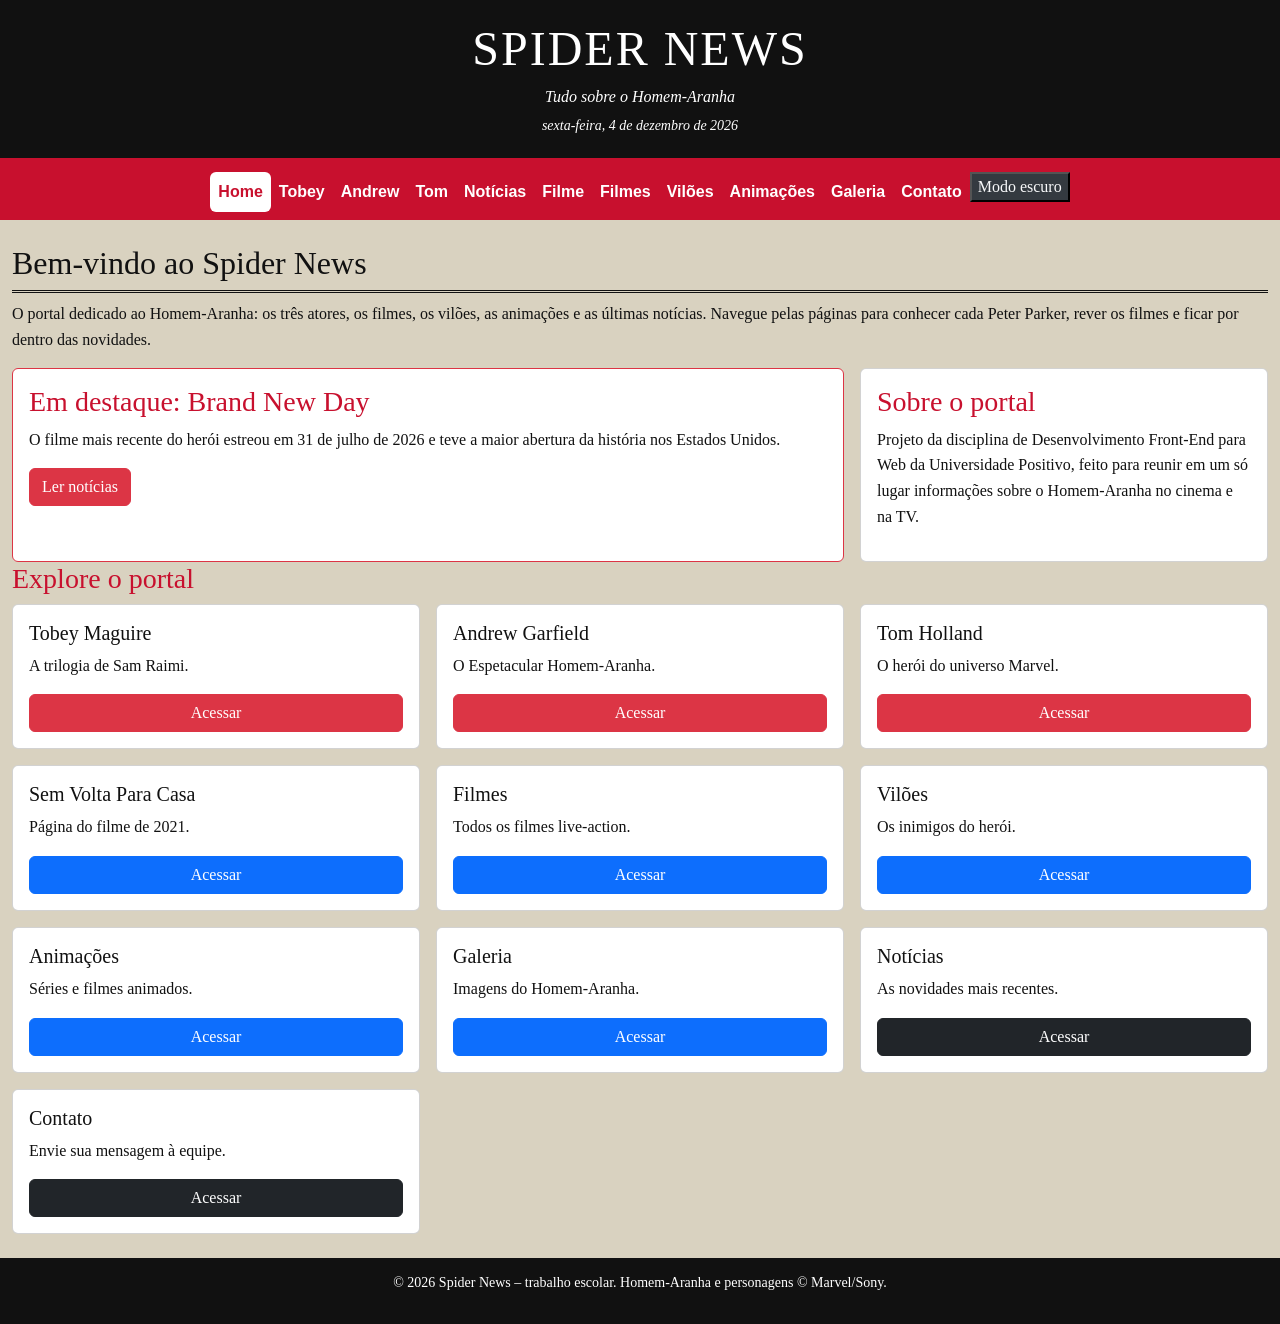
<file: index.html>
<!DOCTYPE html>
<html lang="pt-BR">

<head>
    <meta charset="UTF-8">
    <meta name="viewport" content="width=device-width, initial-scale=1.0">
    <title>Spider News – Home</title>
    <link rel="icon" type="image/png" href="./img/logo-site.png">
    <link href="./css/bootstrap.min.css" rel="stylesheet">
    <link rel="stylesheet" href="./css/style.css">
</head>

<body data-pagina="home">
    <header class="topo">
        <h1>SPIDER NEWS</h1>
        <p>Tudo sobre o Homem-Aranha</p>
        <p id="data"></p>
    </header>

    <nav class="navbar navbar-expand navbar-dark menu-bs">
        <div class="container-fluid">
            <div class="collapse navbar-collapse show" id="menu-principal">
                <ul class="navbar-nav me-auto mb-2 mb-lg-0">
                    <li class="nav-item"><a class="nav-link" href="index.html">Home</a></li>
                    <li class="nav-item"><a class="nav-link" href="tobey.html">Tobey</a></li>
                    <li class="nav-item"><a class="nav-link" href="andrew.html">Andrew</a></li>
                    <li class="nav-item"><a class="nav-link" href="tom.html">Tom</a></li>
                    <li class="nav-item"><a class="nav-link" href="noticias.html">Notícias</a></li>
                    <li class="nav-item"><a class="nav-link" href="filme.html">Filme</a></li>
                    <li class="nav-item"><a class="nav-link" href="filmes.html">Filmes</a></li>
                    <li class="nav-item"><a class="nav-link" href="viloes.html">Vilões</a></li>
                    <li class="nav-item"><a class="nav-link" href="animacoes.html">Animações</a></li>
                    <li class="nav-item"><a class="nav-link" href="galeria.html">Galeria</a></li>
                    <li class="nav-item"><a class="nav-link" href="contato.html">Contato</a></li>
                    <li class="nav-item"><button id="btn-modo" type="button">Modo escuro</button></li>
                </ul>
            </div>
        </div>
    </nav>

    <main class="container-fluid conteudo">
        <h2>Bem-vindo ao Spider News</h2>

        <section>
            <p>O portal dedicado ao Homem-Aranha: os três atores, os filmes, os vilões, as animações e as últimas
                notícias. Navegue pelas páginas para conhecer cada Peter Parker, rever os filmes e ficar por dentro das novidades.</p>
        </section>

        <section class="row g-3">
            <article class="col-lg-8">
                <div class="card card-body h-100 border-danger">
                    <h3 class="mt-0">Em destaque: Brand New Day</h3>
                    <p>O filme mais recente do herói estreou em 31 de julho de 2026 e teve a maior abertura da história
                        nos Estados Unidos.</p>
                    <div><a href="noticias.html" class="btn btn-danger">Ler notícias</a></div>
                </div>
            </article>
            <aside class="col-lg-4">
                <div class="card card-body h-100">
                    <h3 class="mt-0">Sobre o portal</h3>
                    <p>Projeto da disciplina de Desenvolvimento Front-End para Web da Universidade Positivo, feito para reunir em um só lugar informações sobre o Homem-Aranha no cinema e na TV.</p>
                </div>
            </aside>
        </section>

        <section>
            <h3>Explore o portal</h3>
            <div class="row row-cols-1 row-cols-md-2 row-cols-xl-3 g-3">
                <article class="col">
                    <div class="card card-body h-100">
                        <h4 class="h5 mt-0">Tobey Maguire</h4>
                        <p>A trilogia de Sam Raimi.</p>
                        <a href="tobey.html" class="btn btn-danger mt-auto">Acessar</a>
                    </div>
                </article>
                <article class="col">
                    <div class="card card-body h-100">
                        <h4 class="h5 mt-0">Andrew Garfield</h4>
                        <p>O Espetacular Homem-Aranha.</p>
                        <a href="andrew.html" class="btn btn-danger mt-auto">Acessar</a>
                    </div>
                </article>
                <article class="col">
                    <div class="card card-body h-100">
                        <h4 class="h5 mt-0">Tom Holland</h4>
                        <p>O herói do universo Marvel.</p>
                        <a href="tom.html" class="btn btn-danger mt-auto">Acessar</a>
                    </div>
                </article>
                <article class="col">
                    <div class="card card-body h-100">
                        <h4 class="h5 mt-0">Sem Volta Para Casa</h4>
                        <p>Página do filme de 2021.</p>
                        <a href="filme.html" class="btn btn-primary mt-auto">Acessar</a>
                    </div>
                </article>
                <article class="col">
                    <div class="card card-body h-100">
                        <h4 class="h5 mt-0">Filmes</h4>
                        <p>Todos os filmes live-action.</p>
                        <a href="filmes.html" class="btn btn-primary mt-auto">Acessar</a>
                    </div>
                </article>
                <article class="col">
                    <div class="card card-body h-100">
                        <h4 class="h5 mt-0">Vilões</h4>
                        <p>Os inimigos do herói.</p>
                        <a href="viloes.html" class="btn btn-primary mt-auto">Acessar</a>
                    </div>
                </article>
                <article class="col">
                    <div class="card card-body h-100">
                        <h4 class="h5 mt-0">Animações</h4>
                        <p>Séries e filmes animados.</p>
                        <a href="animacoes.html" class="btn btn-primary mt-auto">Acessar</a>
                    </div>
                </article>
                <article class="col">
                    <div class="card card-body h-100">
                        <h4 class="h5 mt-0">Galeria</h4>
                        <p>Imagens do Homem-Aranha.</p>
                        <a href="galeria.html" class="btn btn-primary mt-auto">Acessar</a>
                    </div>
                </article>
                <article class="col">
                    <div class="card card-body h-100">
                        <h4 class="h5 mt-0">Notícias</h4>
                        <p>As novidades mais recentes.</p>
                        <a href="noticias.html" class="btn btn-dark mt-auto">Acessar</a>
                    </div>
                </article>
                <article class="col">
                    <div class="card card-body h-100">
                        <h4 class="h5 mt-0">Contato</h4>
                        <p>Envie sua mensagem à equipe.</p>
                        <a href="contato.html" class="btn btn-dark mt-auto">Acessar</a>
                    </div>
                </article>
            </div>
        </section>
    </main>

    <footer class="rodape">
        <p>&copy; 2026 Spider News – trabalho escolar. Homem-Aranha e personagens &copy; Marvel/Sony.</p>
    </footer>

    <script src="js/bootstrap.bundle.min.js"></script>
    <script src="js/script.js"></script>
</body>

</html>
</file>
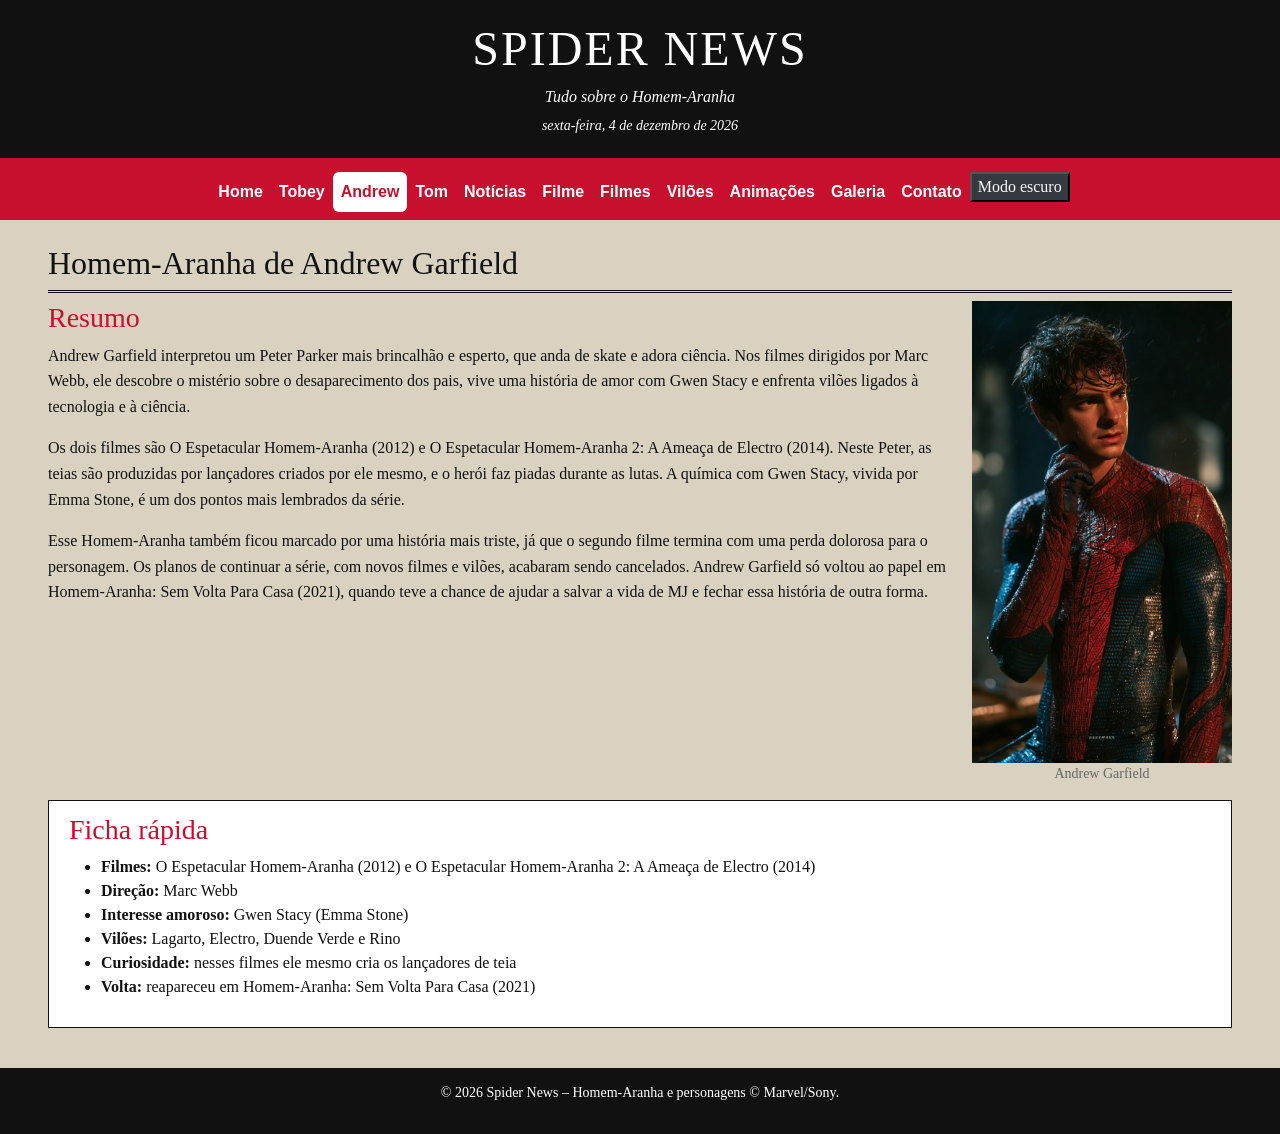
<file: andrew.html>
<!DOCTYPE html>
<html lang="pt-BR">

<head>
    <meta charset="UTF-8">
    <meta name="viewport" content="width=device-width, initial-scale=1.0">
    <title>Spider News – Home</title>
    <link rel="icon" type="image/png" href="./img/logo-site.png">
    <link href="./css/bootstrap.min.css" rel="stylesheet">
    <link rel="stylesheet" href="./css/style.css">
</head>

<body data-pagina="andrew">
    <header class="topo">
        <h1>SPIDER NEWS</h1>
        <p>Tudo sobre o Homem-Aranha</p>
        <p id="data"></p>
    </header>

    <nav class="navbar navbar-expand navbar-dark menu-bs">
        <div class="container-fluid">
            <div class="collapse navbar-collapse show" id="menu-principal">
                <ul class="navbar-nav me-auto mb-2 mb-lg-0">
                    <li class="nav-item"><a class="nav-link" href="index.html">Home</a></li>
                    <li class="nav-item"><a class="nav-link" href="tobey.html">Tobey</a></li>
                    <li class="nav-item"><a class="nav-link" href="andrew.html">Andrew</a></li>
                    <li class="nav-item"><a class="nav-link" href="tom.html">Tom</a></li>
                    <li class="nav-item"><a class="nav-link" href="noticias.html">Notícias</a></li>
                    <li class="nav-item"><a class="nav-link" href="filme.html">Filme</a></li>
                    <li class="nav-item"><a class="nav-link" href="filmes.html">Filmes</a></li>
                    <li class="nav-item"><a class="nav-link" href="viloes.html">Vilões</a></li>
                    <li class="nav-item"><a class="nav-link" href="animacoes.html">Animações</a></li>
                    <li class="nav-item"><a class="nav-link" href="galeria.html">Galeria</a></li>
                    <li class="nav-item"><a class="nav-link" href="contato.html">Contato</a></li>
                    <li class="nav-item"><button id="btn-modo" type="button">Modo escuro</button></li>
                </ul>
            </div>
        </div>
    </nav>
    <main>
        <h2>Homem-Aranha de Andrew Garfield</h2>

        <figure class="retrato">
            <img src="./img/andrew.jpeg" alt="Andrew Garfield como Homem-Aranha">
            <figcaption>Andrew Garfield</figcaption>
        </figure>

        <h3>Resumo</h3>
        <p>Andrew Garfield interpretou um Peter Parker mais brincalhão e esperto, que anda de skate e adora ciência.
            Nos filmes dirigidos por Marc Webb, ele descobre o mistério sobre o desaparecimento dos pais, vive uma
            história de amor com Gwen Stacy e enfrenta vilões ligados à tecnologia e à ciência.</p>
        <p>Os dois filmes são O Espetacular Homem-Aranha (2012) e O Espetacular Homem-Aranha 2: A Ameaça de Electro
            (2014). Neste Peter, as teias são produzidas por lançadores criados por ele mesmo, e o herói faz piadas
            durante as lutas. A química com Gwen Stacy, vivida por Emma Stone, é um dos pontos mais lembrados da série.
        </p>

        <p>Esse Homem-Aranha também ficou marcado por uma história mais triste, já que o segundo filme termina com uma
            perda dolorosa para o personagem. Os planos de continuar a série, com novos filmes e vilões, acabaram sendo
            cancelados. Andrew Garfield só voltou ao papel em Homem-Aranha: Sem Volta Para Casa (2021), quando teve a
            chance de ajudar a salvar a vida de MJ e fechar essa história de outra forma.</p>

        <div class="caixa">
            <h3>Ficha rápida</h3>
            <ul>
                <li><b>Filmes:</b> O Espetacular Homem-Aranha (2012) e O Espetacular Homem-Aranha 2: A Ameaça de
                    Electro (2014)</li>
                <li><b>Direção:</b> Marc Webb</li>
                <li><b>Interesse amoroso:</b> Gwen Stacy (Emma Stone)</li>
                <li><b>Vilões:</b> Lagarto, Electro, Duende Verde e Rino</li>
                <li><b>Curiosidade:</b> nesses filmes ele mesmo cria os lançadores de teia</li>
                <li><b>Volta:</b> reapareceu em Homem-Aranha: Sem Volta Para Casa (2021)</li>
            </ul>
        </div>
    </main>

    <footer>
        <p>&copy; 2026 Spider News – Homem-Aranha e personagens &copy; Marvel/Sony.</p>
    </footer>
    </div>

    <script src="js/script.js"></script>
    <script src="js/bootstrap.bundle.min.js"></script>

</body>

</html>
</file>
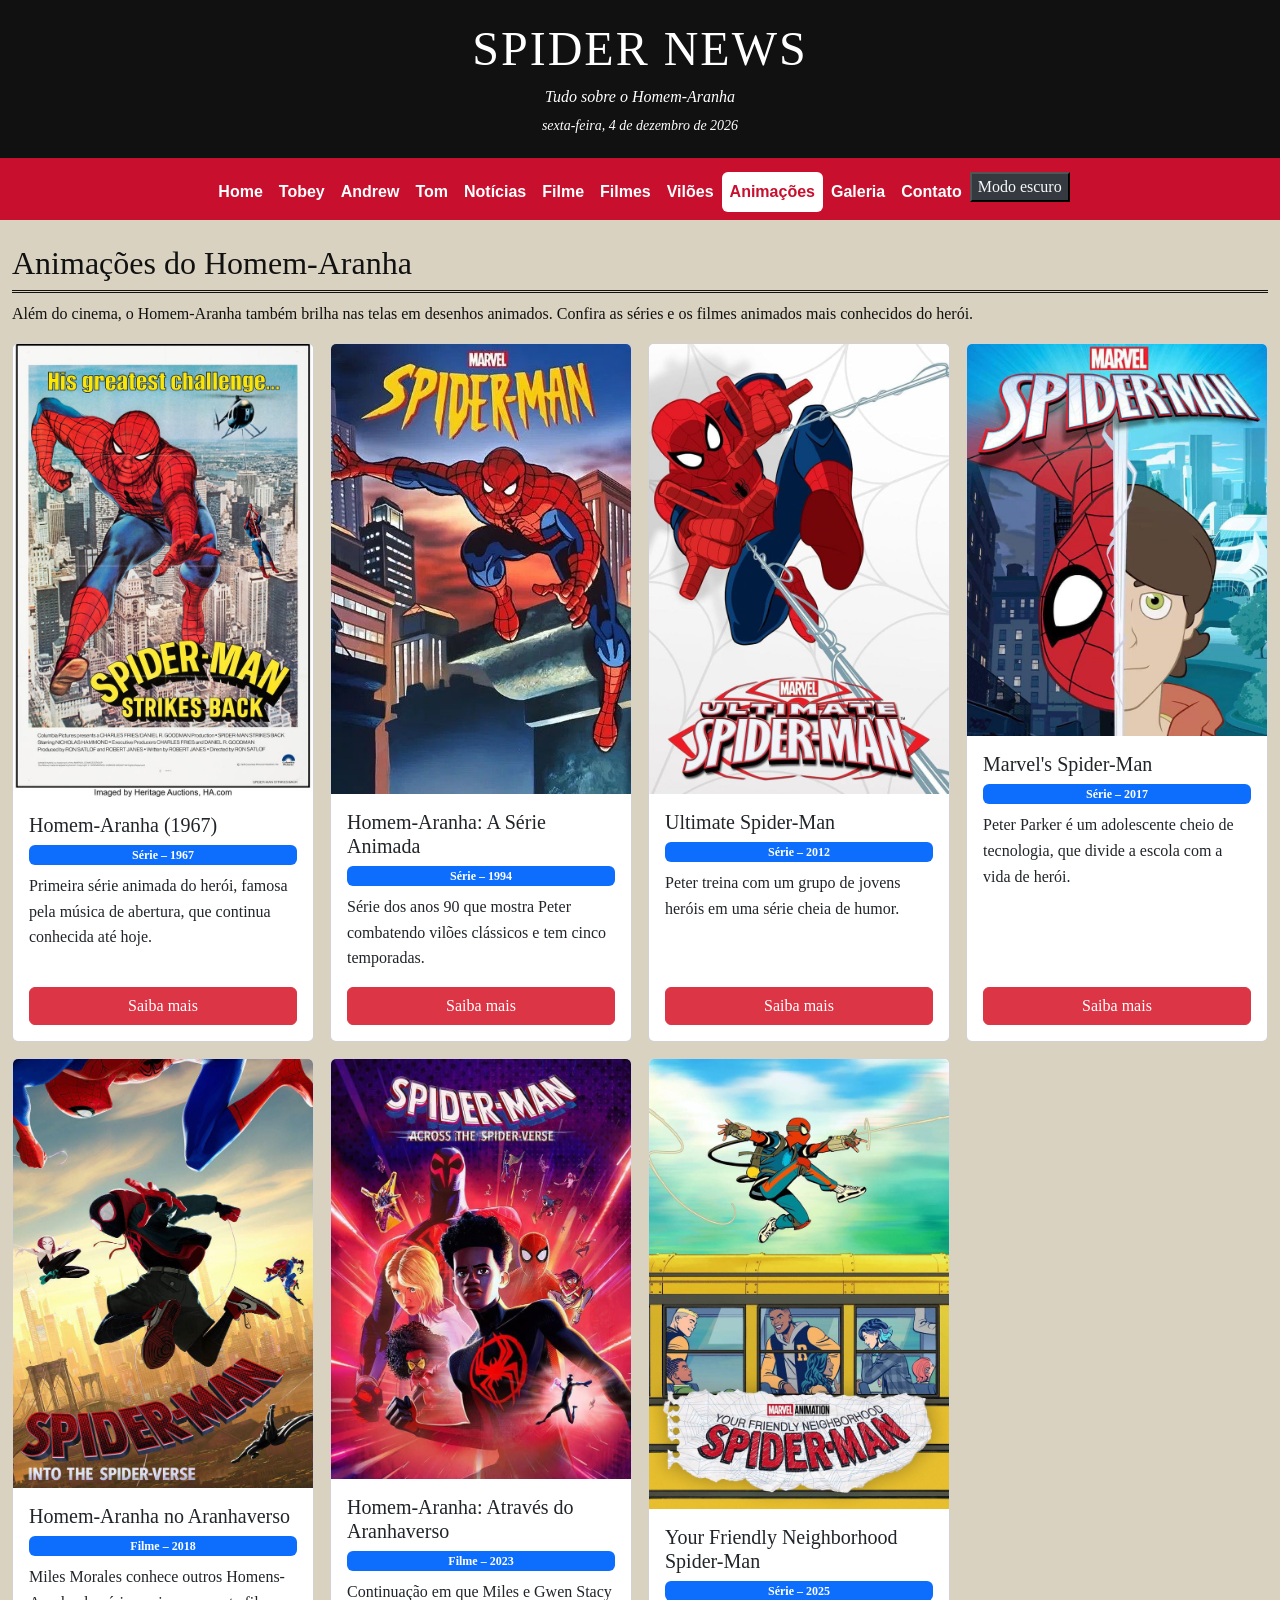
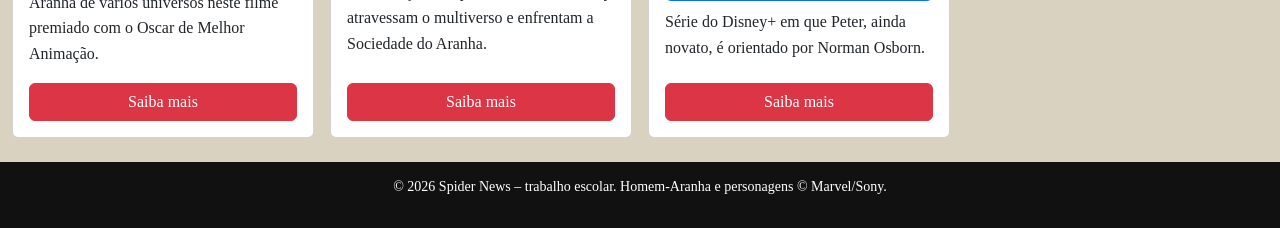
<file: animacoes.html>
<!DOCTYPE html>
<html lang="pt-BR">

<head>
    <meta charset="UTF-8">
    <meta name="viewport" content="width=device-width, initial-scale=1.0">
    <title>Spider News – Animações</title>
    <link rel="icon" type="image/png" href="./img/logo-site.png">
    <link href="css/bootstrap.min.css" rel="stylesheet">
    <link rel="stylesheet" href="css/style.css">
</head>

<body data-pagina="animacoes">
    <header class="topo">
        <h1>SPIDER NEWS</h1>
        <p>Tudo sobre o Homem-Aranha</p>
        <p id="data"></p>
    </header>

    <nav class="navbar navbar-expand navbar-dark menu-bs">
        <div class="container-fluid">
            <div class="collapse navbar-collapse show" id="menu-principal">
                <ul class="navbar-nav me-auto mb-2 mb-lg-0">
                    <li class="nav-item"><a class="nav-link" href="index.html">Home</a></li>
                    <li class="nav-item"><a class="nav-link" href="tobey.html">Tobey</a></li>
                    <li class="nav-item"><a class="nav-link" href="andrew.html">Andrew</a></li>
                    <li class="nav-item"><a class="nav-link" href="tom.html">Tom</a></li>
                    <li class="nav-item"><a class="nav-link" href="noticias.html">Notícias</a></li>
                    <li class="nav-item"><a class="nav-link" href="filme.html">Filme</a></li>
                    <li class="nav-item"><a class="nav-link" href="filmes.html">Filmes</a></li>
                    <li class="nav-item"><a class="nav-link" href="viloes.html">Vilões</a></li>
                    <li class="nav-item"><a class="nav-link" href="animacoes.html">Animações</a></li>
                    <li class="nav-item"><a class="nav-link" href="galeria.html">Galeria</a></li>
                    <li class="nav-item"><a class="nav-link" href="contato.html">Contato</a></li>
                    <li class="nav-item"><button id="btn-modo" type="button">Modo escuro</button></li>

                </ul>
            </div>
        </div>
    </nav>

    <main class="container-fluid conteudo">
        <h2>Animações do Homem-Aranha</h2>

        <section>
            <p>Além do cinema, o Homem-Aranha também brilha nas telas em desenhos animados. Confira as séries e os filmes animados mais conhecidos do herói.</p>
            <div class="row row-cols-1 row-cols-sm-2 row-cols-lg-4 g-3">
                <article class="col">
                    <div class="card h-100">
                        <img src="./img/animacao6.jpeg" class="card-img-top" alt="Pôster de Homem-Aranha (1967)">
                        <div class="card-body d-flex flex-column">
                            <h4 class="card-title h5">Homem-Aranha (1967)</h4>
                            <span class="badge text-bg-primary mb-2">Série – 1967</span>
                            <p class="card-text">Primeira série animada do herói, famosa pela música de abertura, que continua conhecida até hoje.</p>
                            <a href="https://pt.wikipedia.org/w/index.php?search=Homem-Aranha+(1967)" class="btn btn-danger mt-auto" target="_blank" rel="noopener">Saiba mais</a>
                        </div>
                    </div>
                </article>
                <article class="col">
                    <div class="card h-100">
                        <img src="./img/animacao5.jpeg" class="card-img-top" alt="Pôster de Homem-Aranha: A Série Animada">
                        <div class="card-body d-flex flex-column">
                            <h4 class="card-title h5">Homem-Aranha: A Série Animada</h4>
                            <span class="badge text-bg-primary mb-2">Série – 1994</span>
                            <p class="card-text">Série dos anos 90 que mostra Peter combatendo vilões clássicos e tem cinco temporadas.</p>
                            <a href="https://pt.wikipedia.org/w/index.php?search=Homem-Aranha:+A+Série+Animada" class="btn btn-danger mt-auto" target="_blank" rel="noopener">Saiba mais</a>
                        </div>
                    </div>
                </article>
                <article class="col">
                    <div class="card h-100">
                        <img src="./img/animacao4.jpeg" class="card-img-top" alt="Pôster de Ultimate Spider-Man">
                        <div class="card-body d-flex flex-column">
                            <h4 class="card-title h5">Ultimate Spider-Man</h4>
                            <span class="badge text-bg-primary mb-2">Série – 2012</span>
                            <p class="card-text">Peter treina com um grupo de jovens heróis em uma série cheia de humor.</p>
                            <a href="https://pt.wikipedia.org/w/index.php?search=Ultimate+Spider-Man" class="btn btn-danger mt-auto" target="_blank" rel="noopener">Saiba mais</a>
                        </div>
                    </div>
                </article>
                <article class="col">
                    <div class="card h-100">
                        <img src="./img/animacao3.jpeg" class="card-img-top" alt="Pôster de Marvel's Spider-Man">
                        <div class="card-body d-flex flex-column">
                            <h4 class="card-title h5">Marvel's Spider-Man</h4>
                            <span class="badge text-bg-primary mb-2">Série – 2017</span>
                            <p class="card-text">Peter Parker é um adolescente cheio de tecnologia, que divide a escola com a vida de herói.</p>
                            <a href="https://pt.wikipedia.org/w/index.php?search=Marvel's+Spider-Man" class="btn btn-danger mt-auto" target="_blank" rel="noopener">Saiba mais</a>
                        </div>
                    </div>
                </article>
                <article class="col">
                    <div class="card h-100">
                        <img src="./img/animacao2.jpeg" class="card-img-top" alt="Pôster de Homem-Aranha no Aranhaverso">
                        <div class="card-body d-flex flex-column">
                            <h4 class="card-title h5">Homem-Aranha no Aranhaverso</h4>
                            <span class="badge text-bg-primary mb-2">Filme – 2018</span>
                            <p class="card-text">Miles Morales conhece outros Homens-Aranha de vários universos neste filme premiado com o Oscar de Melhor Animação.</p>
                            <a href="https://pt.wikipedia.org/w/index.php?search=Homem-Aranha+no+Aranhaverso" class="btn btn-danger mt-auto" target="_blank" rel="noopener">Saiba mais</a>
                        </div>
                    </div>
                </article>
                <article class="col">
                    <div class="card h-100">
                        <img src="./img/animacao1.jpeg" class="card-img-top" alt="Pôster de Homem-Aranha: Através do Aranhaverso">
                        <div class="card-body d-flex flex-column">
                            <h4 class="card-title h5">Homem-Aranha: Através do Aranhaverso</h4>
                            <span class="badge text-bg-primary mb-2">Filme – 2023</span>
                            <p class="card-text">Continuação em que Miles e Gwen Stacy atravessam o multiverso e enfrentam a Sociedade do Aranha.</p>
                            <a href="https://pt.wikipedia.org/w/index.php?search=Homem-Aranha:+Através+do+Aranhaverso" class="btn btn-danger mt-auto" target="_blank" rel="noopener">Saiba mais</a>
                        </div>
                    </div>
                </article>
                <article class="col">
                    <div class="card h-100">
                        <img src="./img/animacao7.jpeg" class="card-img-top" alt="Pôster de Your Friendly Neighborhood Spider-Man">
                        <div class="card-body d-flex flex-column">
                            <h4 class="card-title h5">Your Friendly Neighborhood Spider-Man</h4>
                            <span class="badge text-bg-primary mb-2">Série – 2025</span>
                            <p class="card-text">Série do Disney+ em que Peter, ainda novato, é orientado por Norman Osborn.</p>
                            <a href="https://pt.wikipedia.org/w/index.php?search=Your+Friendly+Neighborhood+Spider-Man" class="btn btn-danger mt-auto" target="_blank" rel="noopener">Saiba mais</a>
                        </div>
                    </div>
                </article>
            </div>
        </section>
    </main>

    <footer class="rodape">
        <p>&copy; 2026 Spider News – trabalho escolar. Homem-Aranha e personagens &copy; Marvel/Sony.</p>
    </footer>

    <script src="js/bootstrap.bundle.min.js"></script>
    <script src="js/script.js"></script>
</body>

</html>
</file>
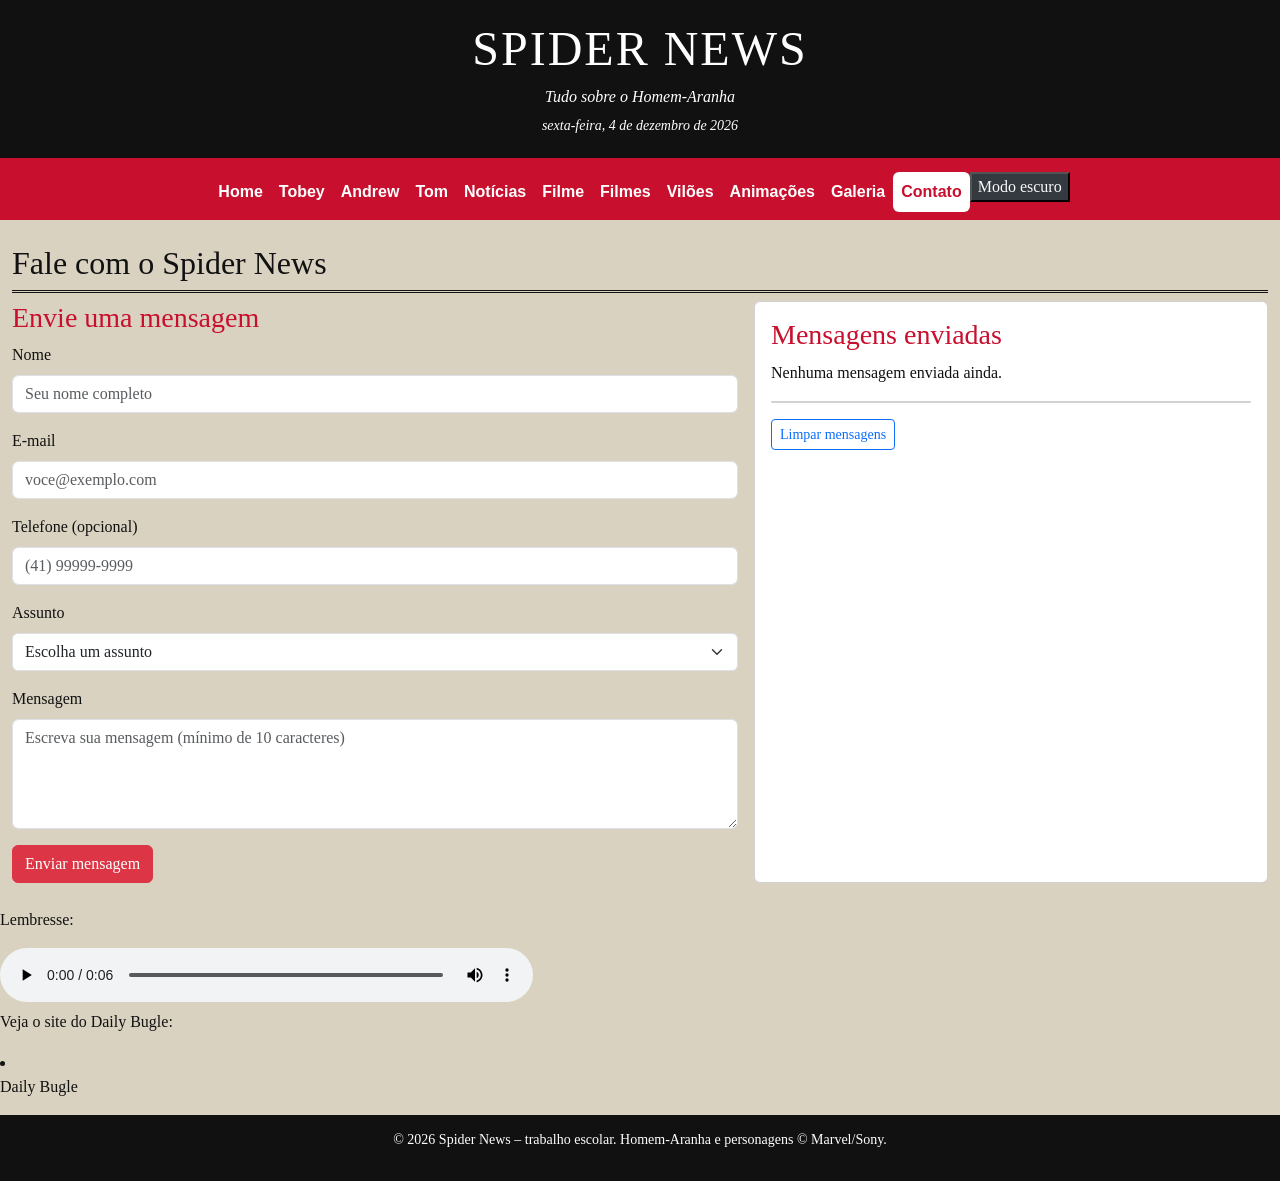
<file: contato.html>
<!DOCTYPE html>
<html lang="pt-BR">

<head>
    <meta charset="UTF-8">
    <meta name="viewport" content="width=device-width, initial-scale=1.0">
    <title>Spider News – Contato</title>
    <link rel="icon" type="image/png" href="./img/logo-site.png">
    <link href="css/bootstrap.min.css" rel="stylesheet">
    <link rel="stylesheet" href="css/style.css">
</head>

<body data-pagina="contato">
    <header class="topo">
        <h1>SPIDER NEWS</h1>
        <p>Tudo sobre o Homem-Aranha</p>
        <p id="data"></p>
    </header>

    <nav class="navbar navbar-expand navbar-dark menu-bs">
        <div class="container-fluid">
            
            <div class="collapse navbar-collapse show" id="menu-principal">
                <ul class="navbar-nav me-auto mb-2 mb-lg-0">
                    <li class="nav-item"><a class="nav-link" href="index.html">Home</a></li>
                    <li class="nav-item"><a class="nav-link" href="tobey.html">Tobey</a></li>
                    <li class="nav-item"><a class="nav-link" href="andrew.html">Andrew</a></li>
                    <li class="nav-item"><a class="nav-link" href="tom.html">Tom</a></li>
                    <li class="nav-item"><a class="nav-link" href="noticias.html">Notícias</a></li>
                    <li class="nav-item"><a class="nav-link" href="filme.html">Filme</a></li>
                    <li class="nav-item"><a class="nav-link" href="filmes.html">Filmes</a></li>
                    <li class="nav-item"><a class="nav-link" href="viloes.html">Vilões</a></li>
                    <li class="nav-item"><a class="nav-link" href="animacoes.html">Animações</a></li>
                    <li class="nav-item"><a class="nav-link" href="galeria.html">Galeria</a></li>
                    <li class="nav-item"><a class="nav-link" href="contato.html">Contato</a></li>
                    <li class="nav-item"><button id="btn-modo" type="button">Modo escuro</button></li>
                </ul>
            </div>
        </div>
    </nav>

    <main class="container-fluid conteudo">
        <h2>Fale com o Spider News</h2>

        <section class="row g-3">
            <article class="col-lg-7">
                <h3 class="mt-0">Envie uma mensagem</h3>
                <div id="alerta" class="alert alert-success d-none" role="alert"></div>
                <form id="formulario">
                    <div class="mb-3">
                        <label for="nome" class="form-label">Nome</label>
                        <input type="text" id="nome" name="nome" class="form-control" placeholder="Seu nome completo" required minlength="3">
                    </div>
                    <div class="mb-3">
                        <label for="email" class="form-label">E-mail</label>
                        <input type="email" id="email" name="email" class="form-control" placeholder="voce@exemplo.com" required>
                    </div>
                    <div class="mb-3">
                        <label for="telefone" class="form-label">Telefone (opcional)</label>
                        <input type="text" id="telefone" name="telefone" class="form-control" placeholder="(41) 99999-9999" pattern="\(\d{2}\) \d{4,5}-\d{4}" title="Use o formato (41) 99999-9999">
                    </div>
                    <div class="mb-3">
                        <label for="assunto" class="form-label">Assunto</label>
                        <select id="assunto" name="assunto" class="form-select" required>
                            <option value="">Escolha um assunto</option>
                            <option value="Sugestão">Sugestão</option>
                            <option value="Dúvida">Dúvida</option>
                            <option value="Elogio">Elogio</option>
                            <option value="Outro">Outro</option>
                        </select>
                    </div>
                    <div class="mb-3">
                        <label for="mensagem" class="form-label">Mensagem</label>
                        <textarea id="mensagem" name="mensagem" class="form-control" rows="4" placeholder="Escreva sua mensagem (mínimo de 10 caracteres)" required minlength="10"></textarea>
                    </div>
                    <button id="btn-enviar" type="submit" class="btn btn-danger">Enviar mensagem</button>
                </form>
            </article>
            <aside class="col-lg-5">
                <div class="card card-body h-100">
                    <h3 class="mt-0">Mensagens enviadas</h3>
                    <p id="vazio">Nenhuma mensagem enviada ainda.</p>
                    <ul id="lista-mensagens" class="list-group mb-3"></ul>
                    <div><button id="btn-limpar" type="button" class="btn btn-outline-primary btn-sm">Limpar mensagens</button></div>
                </div>
            </aside>
        </section>
    </main>
    <section>
        <div class="col-lg-5" >
                    <p >Lembresse:</p>
                <audio class="midia" controls>
                        <source src="./audio/grandes-poderes-vem-grandes-responsabilidades.mp3" type="audio/mpeg">
                </audio>
        </div>
    </section>
    <section>
        <div class="col-lg-5" >
                    <p >Veja o site do Daily Bugle:</p>

        <li class="nav-item"><a class="nav-link" href="https://www.thedailybugle.net/" target="_blank"rel="noopener">Daily Bugle</a></li>
        <p></p>
    </section>

    <footer class="rodape">
        <p>&copy; 2026 Spider News – trabalho escolar. Homem-Aranha e personagens &copy; Marvel/Sony.</p>
    </footer>

    <script src="js/bootstrap.bundle.min.js"></script>
    <script src="js/script.js"></script>
</body>

</html>
</file>
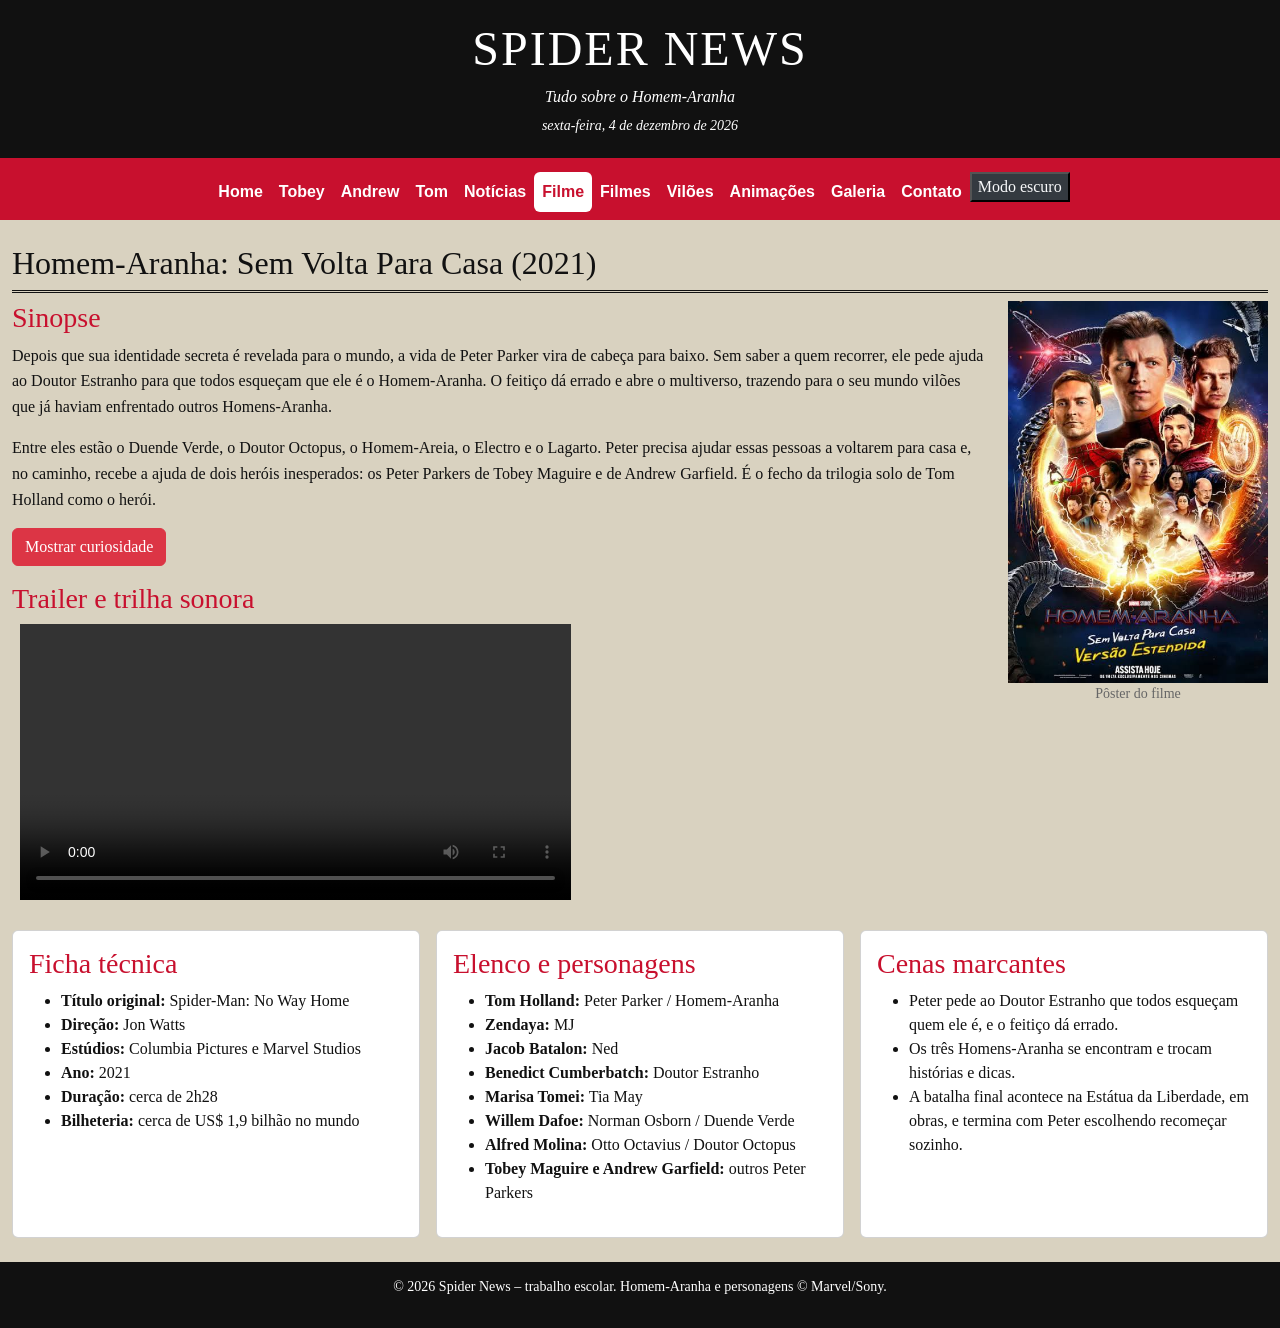
<file: filme.html>
<!DOCTYPE html>
<html lang="pt-BR">

<head>
    <meta charset="UTF-8">
    <meta name="viewport" content="width=device-width, initial-scale=1.0">
    <title>Spider News – Homem-Aranha: Sem Volta Para Casa</title>
    <link rel="icon" type="image/png" href="./img/logo-site.png">
    <link href="css/bootstrap.min.css" rel="stylesheet">
    <link rel="stylesheet" href="css/style.css">
</head>

<body data-pagina="filme">
    <header class="topo">
        <h1>SPIDER NEWS</h1>
        <p>Tudo sobre o Homem-Aranha</p>
        <p id="data"></p>
    </header>

    <nav class="navbar navbar-expand navbar-dark menu-bs">
        <div class="container-fluid">
            
            <div class="collapse navbar-collapse show" id="menu-principal">
                <ul class="navbar-nav me-auto mb-2 mb-lg-0">
                    <li class="nav-item"><a class="nav-link" href="index.html">Home</a></li>
                    <li class="nav-item"><a class="nav-link" href="tobey.html">Tobey</a></li>
                    <li class="nav-item"><a class="nav-link" href="andrew.html">Andrew</a></li>
                    <li class="nav-item"><a class="nav-link" href="tom.html">Tom</a></li>
                    <li class="nav-item"><a class="nav-link" href="noticias.html">Notícias</a></li>
                    <li class="nav-item"><a class="nav-link" href="filme.html">Filme</a></li>
                    <li class="nav-item"><a class="nav-link" href="filmes.html">Filmes</a></li>
                    <li class="nav-item"><a class="nav-link" href="viloes.html">Vilões</a></li>
                    <li class="nav-item"><a class="nav-link" href="animacoes.html">Animações</a></li>
                    <li class="nav-item"><a class="nav-link" href="galeria.html">Galeria</a></li>
                    <li class="nav-item"><a class="nav-link" href="contato.html">Contato</a></li>
                    <li class="nav-item"><button id="btn-modo" type="button">Modo escuro</button></li>
                </ul>
            </div>
        </div>
    </nav>

    <main class="container-fluid conteudo">
        <h2>Homem-Aranha: Sem Volta Para Casa (2021)</h2>

        <section>
            <figure class="retrato">
                <img src="./img/filme.jpeg" alt="Pôster de Homem-Aranha: Sem Volta Para Casa">
                <figcaption>Pôster do filme</figcaption>
            </figure>
            <h3>Sinopse</h3>
            <p>Depois que sua identidade secreta é revelada para o mundo, a vida de Peter Parker vira de cabeça para
                baixo. Sem saber a quem recorrer, ele pede ajuda ao Doutor Estranho para que todos esqueçam que ele é o
                Homem-Aranha. O feitiço dá errado e abre o multiverso, trazendo para o seu mundo vilões que já haviam
                enfrentado outros Homens-Aranha.</p>
            <p>Entre eles estão o Duende Verde, o Doutor Octopus, o Homem-Areia, o Electro e o Lagarto. Peter precisa
                ajudar essas pessoas a voltarem para casa e, no caminho, recebe a ajuda de dois heróis inesperados: os
                Peter Parkers de Tobey Maguire e de Andrew Garfield. É o fecho da trilogia solo de Tom Holland
                como o herói.</p>
            <button id="btn-curiosidade" class="btn btn-danger" type="button">Mostrar curiosidade</button>
            <p id="curiosidade" class="mt-2"></p>
        </section>

        <section>
            <h3>Trailer e trilha sonora</h3>
            <div class="row g-3">
                <div class="col-lg-7">
                    <video class="midia" controls>
                        <source src="./video/video.mp4" type="video/mp4">
                        
                    </video>
                </div>
                
            </div>
        </section>

        <section class="row g-3 mt-2">
            <aside class="col-md-4">
                <div class="card card-body h-100">
                    <h3 class="mt-0">Ficha técnica</h3>
                    <ul>
                        <li><b>Título original:</b> Spider-Man: No Way Home</li>
                        <li><b>Direção:</b> Jon Watts</li>
                        <li><b>Estúdios:</b> Columbia Pictures e Marvel Studios</li>
                        <li><b>Ano:</b> 2021</li>
                        <li><b>Duração:</b> cerca de 2h28</li>
                        <li><b>Bilheteria:</b> cerca de US$ 1,9 bilhão no mundo</li>
                    </ul>
                </div>
            </aside>
            <aside class="col-md-4">
                <div class="card card-body h-100">
                    <h3 class="mt-0">Elenco e personagens</h3>
                    <ul>
                        <li><b>Tom Holland:</b> Peter Parker / Homem-Aranha</li>
                        <li><b>Zendaya:</b> MJ</li>
                        <li><b>Jacob Batalon:</b> Ned</li>
                        <li><b>Benedict Cumberbatch:</b> Doutor Estranho</li>
                        <li><b>Marisa Tomei:</b> Tia May</li>
                        <li><b>Willem Dafoe:</b> Norman Osborn / Duende Verde</li>
                        <li><b>Alfred Molina:</b> Otto Octavius / Doutor Octopus</li>
                        <li><b>Tobey Maguire e Andrew Garfield:</b> outros Peter Parkers</li>
                    </ul>
                </div>
            </aside>
            <aside class="col-md-4">
                <div class="card card-body h-100">
                    <h3 class="mt-0">Cenas marcantes</h3>
                    <ul>
                        <li>Peter pede ao Doutor Estranho que todos esqueçam quem ele é, e o feitiço dá errado.</li>
                        <li>Os três Homens-Aranha se encontram e trocam histórias e dicas.</li>
                        <li>A batalha final acontece na Estátua da Liberdade, em obras, e termina com Peter escolhendo recomeçar sozinho.</li>
                    </ul>
                </div>
            </aside>
        </section>
    </main>

    <footer class="rodape">
        <p>&copy; 2026 Spider News – trabalho escolar. Homem-Aranha e personagens &copy; Marvel/Sony.</p>
    </footer>

    <script src="js/bootstrap.bundle.min.js"></script>
    <script src="js/script.js"></script>
</body>

</html>
</file>
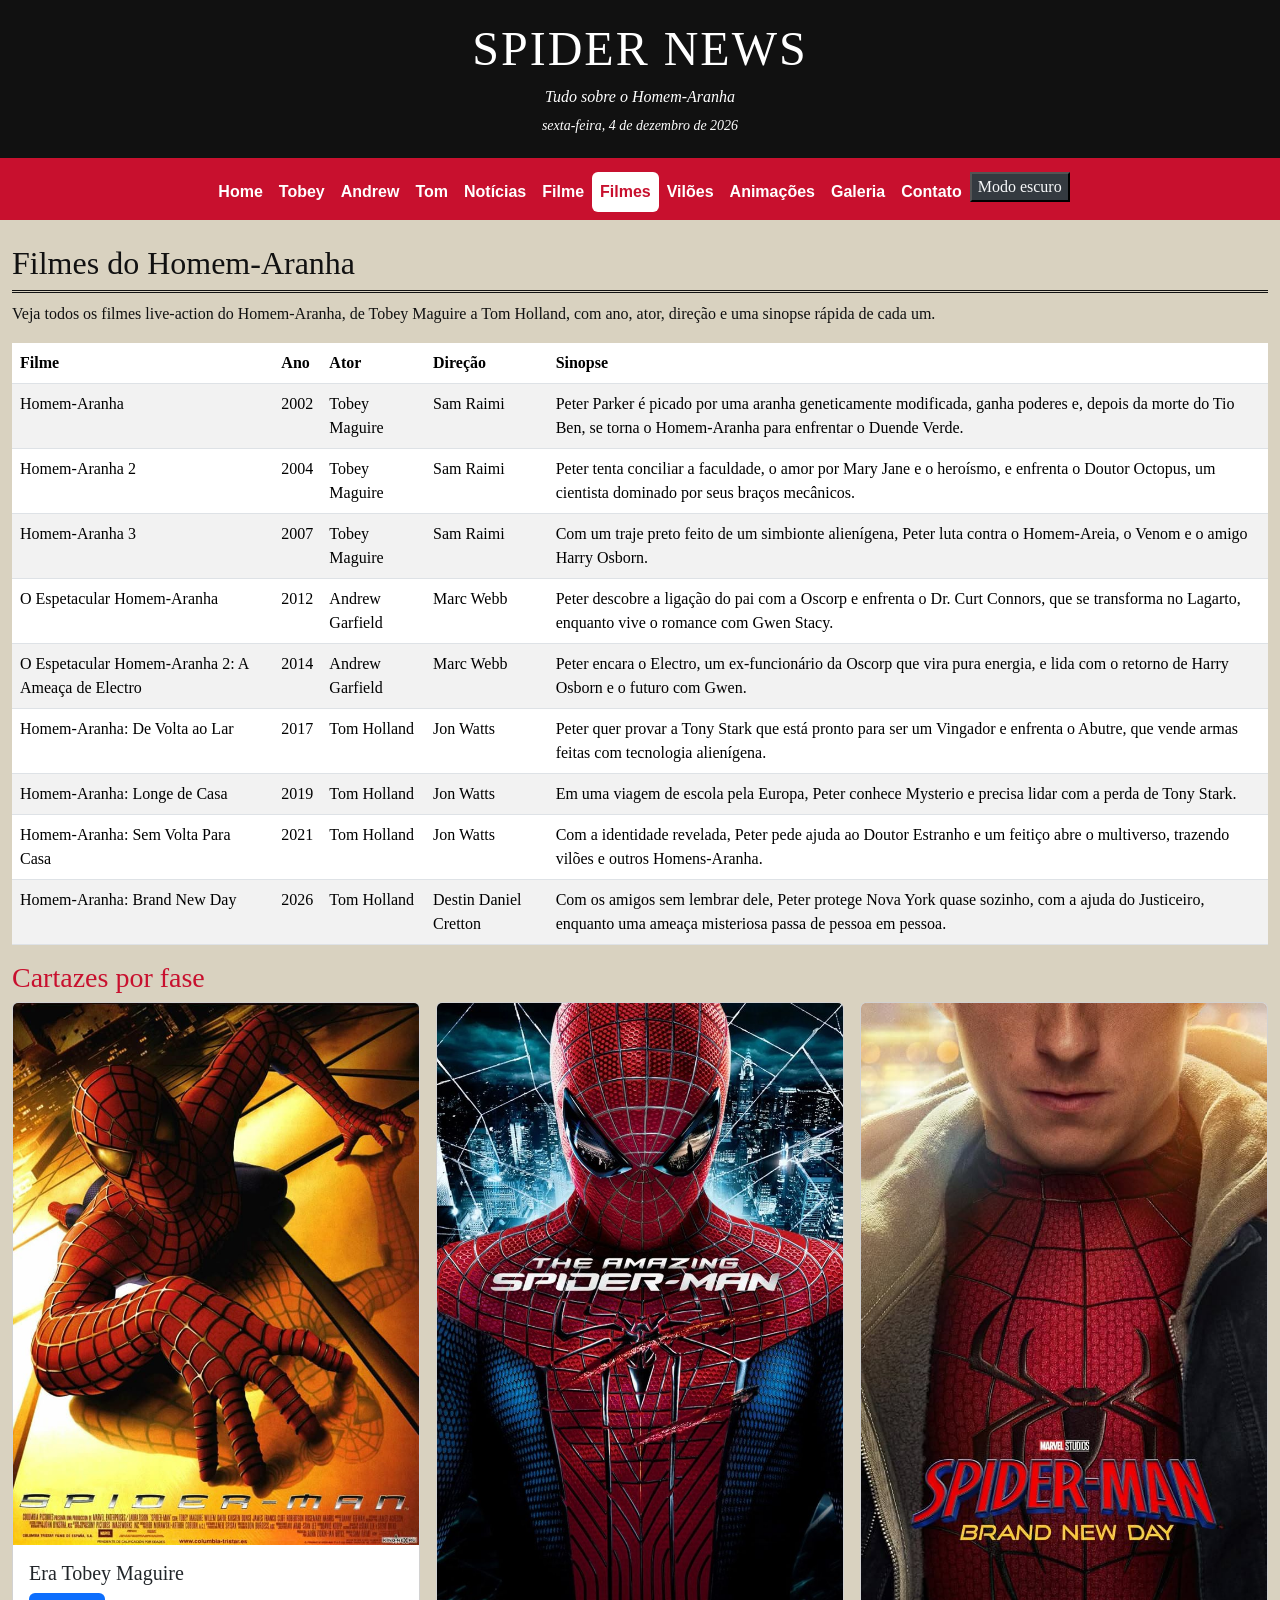
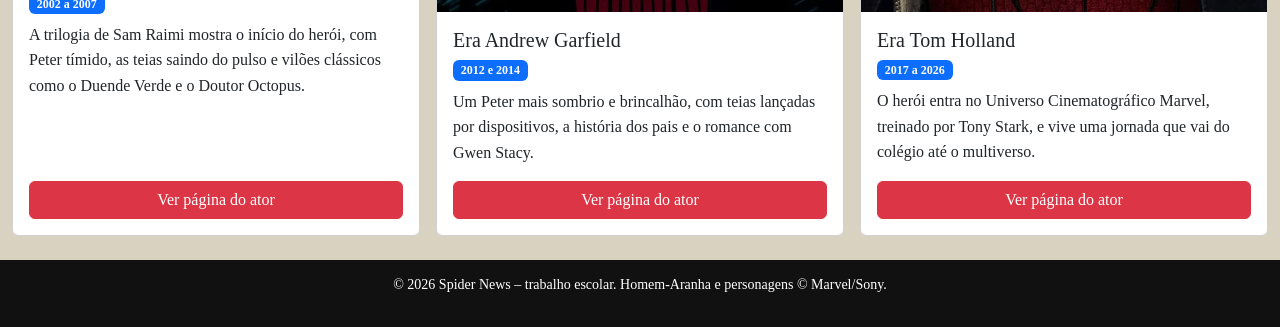
<file: filmes.html>
<!DOCTYPE html>
<html lang="pt-BR">

<head>
    <meta charset="UTF-8">
    <meta name="viewport" content="width=device-width, initial-scale=1.0">
    <title>Spider News – Filmes</title>
    <link rel="icon" type="image/png" href="./img/logo-site.png">
    <link href="css/bootstrap.min.css" rel="stylesheet">
    <link rel="stylesheet" href="css/style.css">
</head>

<body data-pagina="filmes">
    <header class="topo">
        <h1>SPIDER NEWS</h1>
        <p>Tudo sobre o Homem-Aranha</p>
        <p id="data"></p>
    </header>

    <nav class="navbar navbar-expand navbar-dark menu-bs">
        <div class="container-fluid">
            <div class="collapse navbar-collapse show" id="menu-principal">
                <ul class="navbar-nav me-auto mb-2 mb-lg-0">
                    <li class="nav-item"><a class="nav-link" href="index.html">Home</a></li>
                    <li class="nav-item"><a class="nav-link" href="tobey.html">Tobey</a></li>
                    <li class="nav-item"><a class="nav-link" href="andrew.html">Andrew</a></li>
                    <li class="nav-item"><a class="nav-link" href="tom.html">Tom</a></li>
                    <li class="nav-item"><a class="nav-link" href="noticias.html">Notícias</a></li>
                    <li class="nav-item"><a class="nav-link" href="filme.html">Filme</a></li>
                    <li class="nav-item"><a class="nav-link" href="filmes.html">Filmes</a></li>
                    <li class="nav-item"><a class="nav-link" href="viloes.html">Vilões</a></li>
                    <li class="nav-item"><a class="nav-link" href="animacoes.html">Animações</a></li>
                    <li class="nav-item"><a class="nav-link" href="galeria.html">Galeria</a></li>
                    <li class="nav-item"><a class="nav-link" href="contato.html">Contato</a></li>
                    <li class="nav-item"><button id="btn-modo" type="button">Modo escuro</button></li>
                </ul>
            </div>
        </div>
    </nav>

    <main class="container-fluid conteudo">
        <h2>Filmes do Homem-Aranha</h2>

        <section>
            <p>Veja todos os filmes live-action do Homem-Aranha, de Tobey Maguire a Tom Holland, com ano, ator, direção e uma sinopse rápida de cada um.</p>
            <div class="table-responsive">
                <table class="table table-striped table-hover">
                    <thead>
                        <tr>
                            <th>Filme</th>
                            <th>Ano</th>
                            <th>Ator</th>
                            <th>Direção</th>
                            <th>Sinopse</th>
                        </tr>
                    </thead>
                    <tbody>
                        <tr>
                            <td>Homem-Aranha</td>
                            <td>2002</td>
                            <td>Tobey Maguire</td>
                            <td>Sam Raimi</td>
                            <td>Peter Parker é picado por uma aranha geneticamente modificada, ganha poderes e, depois da morte do Tio Ben, se torna o Homem-Aranha para enfrentar o Duende Verde.</td>
                        </tr>
                        <tr>
                            <td>Homem-Aranha 2</td>
                            <td>2004</td>
                            <td>Tobey Maguire</td>
                            <td>Sam Raimi</td>
                            <td>Peter tenta conciliar a faculdade, o amor por Mary Jane e o heroísmo, e enfrenta o Doutor Octopus, um cientista dominado por seus braços mecânicos.</td>
                        </tr>
                        <tr>
                            <td>Homem-Aranha 3</td>
                            <td>2007</td>
                            <td>Tobey Maguire</td>
                            <td>Sam Raimi</td>
                            <td>Com um traje preto feito de um simbionte alienígena, Peter luta contra o Homem-Areia, o Venom e o amigo Harry Osborn.</td>
                        </tr>
                        <tr>
                            <td>O Espetacular Homem-Aranha</td>
                            <td>2012</td>
                            <td>Andrew Garfield</td>
                            <td>Marc Webb</td>
                            <td>Peter descobre a ligação do pai com a Oscorp e enfrenta o Dr. Curt Connors, que se transforma no Lagarto, enquanto vive o romance com Gwen Stacy.</td>
                        </tr>
                        <tr>
                            <td>O Espetacular Homem-Aranha 2: A Ameaça de Electro</td>
                            <td>2014</td>
                            <td>Andrew Garfield</td>
                            <td>Marc Webb</td>
                            <td>Peter encara o Electro, um ex-funcionário da Oscorp que vira pura energia, e lida com o retorno de Harry Osborn e o futuro com Gwen.</td>
                        </tr>
                        <tr>
                            <td>Homem-Aranha: De Volta ao Lar</td>
                            <td>2017</td>
                            <td>Tom Holland</td>
                            <td>Jon Watts</td>
                            <td>Peter quer provar a Tony Stark que está pronto para ser um Vingador e enfrenta o Abutre, que vende armas feitas com tecnologia alienígena.</td>
                        </tr>
                        <tr>
                            <td>Homem-Aranha: Longe de Casa</td>
                            <td>2019</td>
                            <td>Tom Holland</td>
                            <td>Jon Watts</td>
                            <td>Em uma viagem de escola pela Europa, Peter conhece Mysterio e precisa lidar com a perda de Tony Stark.</td>
                        </tr>
                        <tr>
                            <td>Homem-Aranha: Sem Volta Para Casa</td>
                            <td>2021</td>
                            <td>Tom Holland</td>
                            <td>Jon Watts</td>
                            <td>Com a identidade revelada, Peter pede ajuda ao Doutor Estranho e um feitiço abre o multiverso, trazendo vilões e outros Homens-Aranha.</td>
                        </tr>
                        <tr>
                            <td>Homem-Aranha: Brand New Day</td>
                            <td>2026</td>
                            <td>Tom Holland</td>
                            <td>Destin Daniel Cretton</td>
                            <td>Com os amigos sem lembrar dele, Peter protege Nova York quase sozinho, com a ajuda do Justiceiro, enquanto uma ameaça misteriosa passa de pessoa em pessoa.</td>
                        </tr>
                    </tbody>
                </table>
            </div>
        </section>

        <section>
            <h3>Cartazes por fase</h3>
            <div class="row row-cols-1 row-cols-md-3 g-3">
                <article class="col">
                    <div class="card h-100">
                        <img src="./img/filmes3.jpeg" class="card-img-top" alt="Cartazes da era tobey maguire">
                        <div class="card-body d-flex flex-column">
                            <h4 class="card-title h5">Era Tobey Maguire</h4>
                            <span class="badge text-bg-primary align-self-start mb-2">2002 a 2007</span>
                            <p class="card-text">A trilogia de Sam Raimi mostra o início do herói, com Peter tímido, as teias saindo do pulso e vilões clássicos como o Duende Verde e o Doutor Octopus.</p>
                            <a href="tobey.html" class="btn btn-danger mt-auto">Ver página do ator</a>
                        </div>
                    </div>
                </article>
                <article class="col">
                    <div class="card h-100">
                        <img src="./img/filmes2.jpeg" class="card-img-top" alt="Cartazes da era andrew garfield">
                        <div class="card-body d-flex flex-column">
                            <h4 class="card-title h5">Era Andrew Garfield</h4>
                            <span class="badge text-bg-primary align-self-start mb-2">2012 e 2014</span>
                            <p class="card-text">Um Peter mais sombrio e brincalhão, com teias lançadas por dispositivos, a história dos pais e o romance com Gwen Stacy.</p>
                            <a href="andrew.html" class="btn btn-danger mt-auto">Ver página do ator</a>
                        </div>
                    </div>
                </article>
                <article class="col">
                    <div class="card h-100">
                        <img src="./img/filmes.jpeg" class="card-img-top" alt="Cartazes da era tom holland">
                        <div class="card-body d-flex flex-column">
                            <h4 class="card-title h5">Era Tom Holland</h4>
                            <span class="badge text-bg-primary align-self-start mb-2">2017 a 2026</span>
                            <p class="card-text">O herói entra no Universo Cinematográfico Marvel, treinado por Tony Stark, e vive uma jornada que vai do colégio até o multiverso.</p>
                            <a href="tom.html" class="btn btn-danger mt-auto">Ver página do ator</a>
                        </div>
                    </div>
                </article>
            </div>
        </section>
    </main>

    <footer class="rodape">
        <p>&copy; 2026 Spider News – trabalho escolar. Homem-Aranha e personagens &copy; Marvel/Sony.</p>
    </footer>

    <script src="js/bootstrap.bundle.min.js"></script>
    <script src="js/script.js"></script>
</body>

</html>
</file>
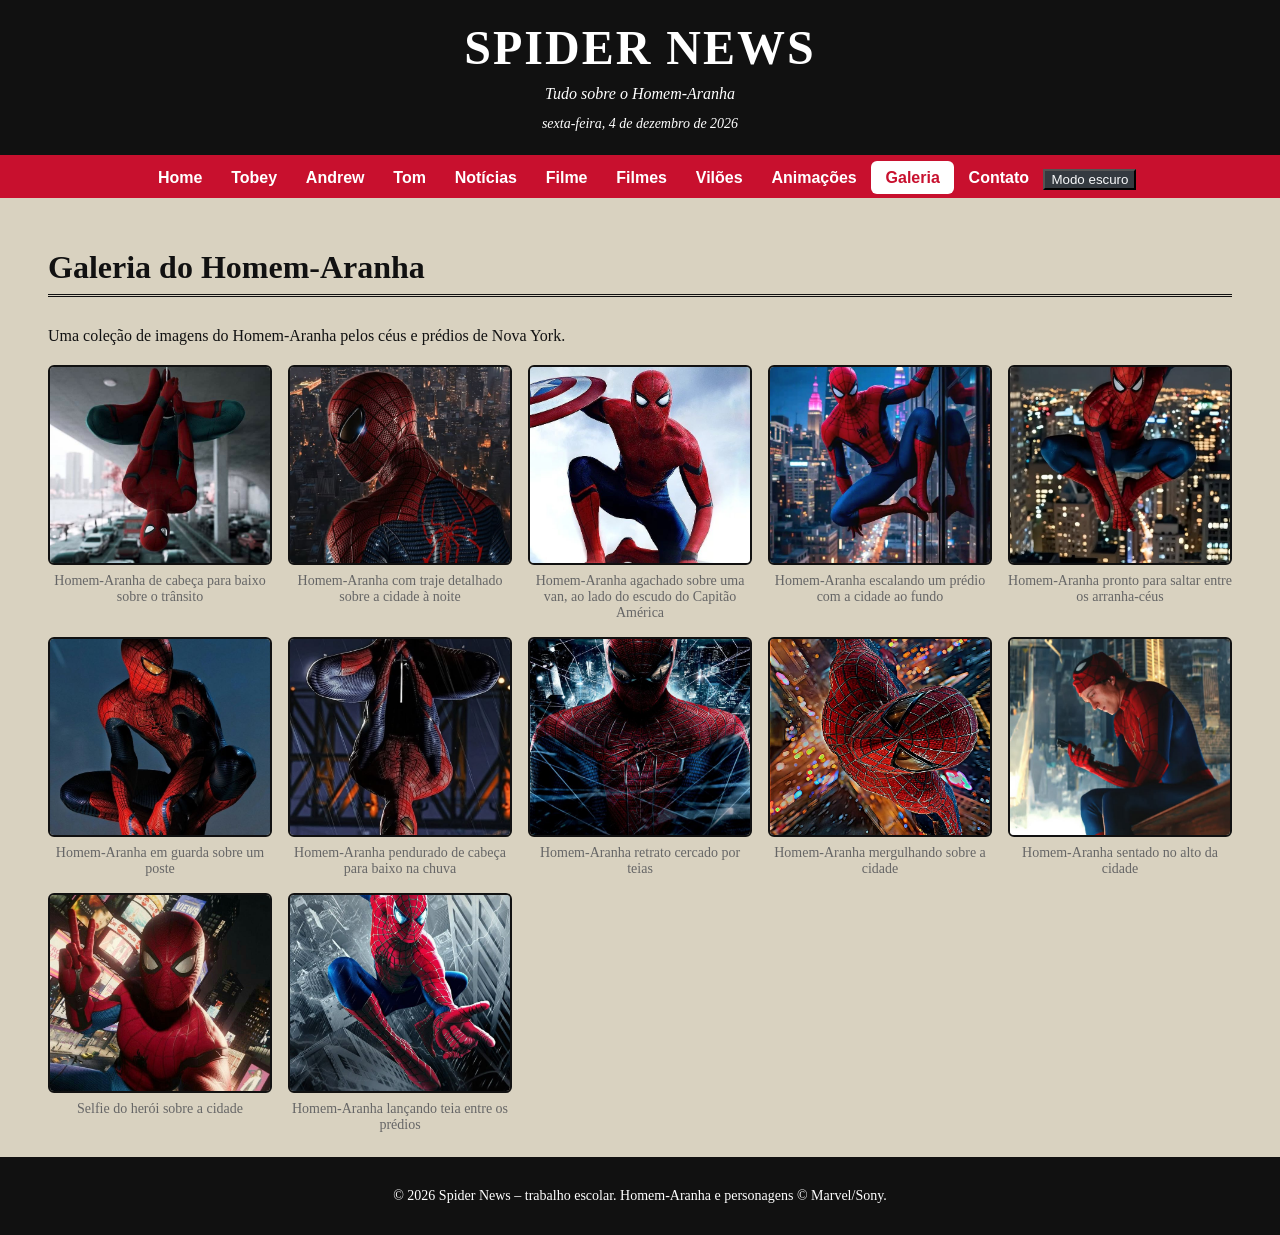
<file: galeria.html>
<!DOCTYPE html>
<html lang="pt-BR">

<head>
    <meta charset="UTF-8">
    <meta name="viewport" content="width=device-width, initial-scale=1.0">
    <title>Spider News – Galeria</title>
    <link rel="icon" type="image/png" href="./img/logo-site.png">
    <link rel="stylesheet" href="css/style.css">
    <style>
        #grade-galeria {
            display: grid;
            grid-template-columns: repeat(auto-fill, minmax(220px, 1fr));
            gap: 16px;
        }
        #grade-galeria figure { margin: 0; }
        #grade-galeria img {
            width: 100%;
            height: 200px;
            object-fit: cover;
            border: 2px solid #111;
            border-radius: 6px;
        }
        #grade-galeria figcaption { text-align: center; font-size: 14px; color: #666; margin-top: 4px; }
        @media (max-width: 480px) {
            #grade-galeria { grid-template-columns: repeat(2, 1fr); }
            #grade-galeria img { height: 140px; }
        }
    </style>
</head>

<body data-pagina="galeria">
    <header class="topo">
        <h1>SPIDER NEWS</h1>
        <p>Tudo sobre o Homem-Aranha</p>
        <p id="data"></p>
    </header>

    <nav class="navbar navbar-expand navbar-dark menu-bs">
        <div class="container-fluid">
            
            <div class="collapse navbar-collapse show" id="menu-principal">
                <ul class="navbar-nav me-auto mb-2 mb-lg-0">
                    <li class="nav-item"><a class="nav-link" href="index.html">Home</a></li>
                    <li class="nav-item"><a class="nav-link" href="tobey.html">Tobey</a></li>
                    <li class="nav-item"><a class="nav-link" href="andrew.html">Andrew</a></li>
                    <li class="nav-item"><a class="nav-link" href="tom.html">Tom</a></li>
                    <li class="nav-item"><a class="nav-link" href="noticias.html">Notícias</a></li>
                    <li class="nav-item"><a class="nav-link" href="filme.html">Filme</a></li>
                    <li class="nav-item"><a class="nav-link" href="filmes.html">Filmes</a></li>
                    <li class="nav-item"><a class="nav-link" href="viloes.html">Vilões</a></li>
                    <li class="nav-item"><a class="nav-link" href="animacoes.html">Animações</a></li>
                    <li class="nav-item"><a class="nav-link" href="galeria.html">Galeria</a></li>
                    <li class="nav-item"><a class="nav-link" href="contato.html">Contato</a></li>
                    <li class="nav-item"><button id="btn-modo" type="button">Modo escuro</button></li>
                </ul>
            </div>
        </div>
    </nav>

    <main class="conteudo">
        <h2>Galeria do Homem-Aranha</h2>

        <section>
            <p>Uma coleção de imagens do Homem-Aranha pelos céus e prédios de Nova York.</p>
            <div id="grade-galeria">
                <figure>
                    <img src="./img/galeria1.jpeg" alt="De cabeça para baixo sobre o trânsito">
                    <figcaption>Homem-Aranha de cabeça para baixo sobre o trânsito</figcaption>
                </figure>
                <figure>
                    <img src="./img/galeria2.jpeg" alt="Traje detalhado sobre a cidade à noite">
                    <figcaption>Homem-Aranha com traje detalhado sobre a cidade à noite</figcaption>
                </figure>
                <figure>
                    <img src="./img/galeria3.jpeg" alt="Agachado sobre uma van, ao lado do escudo do Capitão América">
                    <figcaption>Homem-Aranha agachado sobre uma van, ao lado do escudo do Capitão América</figcaption>
                </figure>
                <figure>
                    <img src="./img/galeria4.jpeg" alt="Escalando um prédio com a cidade ao fundo">
                    <figcaption>Homem-Aranha escalando um prédio com a cidade ao fundo</figcaption>
                </figure>
                <figure>
                    <img src="./img/galeria5.jpeg" alt="Pronto para saltar entre os arranha-céus">
                    <figcaption>Homem-Aranha pronto para saltar entre os arranha-céus</figcaption>
                </figure>
                <figure>
                    <img src="./img/galeria6.jpeg" alt="Em guarda sobre um poste">
                    <figcaption>Homem-Aranha em guarda sobre um poste</figcaption>
                </figure>
                <figure>
                    <img src="./img/galeria7.jpeg" alt="Pendurado de cabeça para baixo na chuva">
                    <figcaption>Homem-Aranha pendurado de cabeça para baixo na chuva</figcaption>
                </figure>
                <figure>
                    <img src="./img/galeria8.jpeg" alt="Retrato cercado por teias">
                    <figcaption>Homem-Aranha retrato cercado por teias</figcaption>
                </figure>
                <figure>
                    <img src="./img/galeria9.jpeg" alt="Mergulhando sobre a cidade">
                    <figcaption>Homem-Aranha mergulhando sobre a cidade</figcaption>
                </figure>
                <figure>
                    <img src="./img/galeria10.jpeg" alt="Sentado no alto da cidade">
                    <figcaption>Homem-Aranha sentado no alto da cidade</figcaption>
                </figure>
                <figure>
                    <img src="./img/galeria11.jpeg" alt="Selfie do herói sobre a cidade">
                    <figcaption>Selfie do herói sobre a cidade</figcaption>
                </figure>
                <figure>
                    <img src="./img/galeria12.jpeg" alt="Lançando teia entre os prédios">
                    <figcaption>Homem-Aranha lançando teia entre os prédios</figcaption>
                </figure>
            </div>
        </section>
    </main>

    <footer class="rodape">
        <p>&copy; 2026 Spider News – trabalho escolar. Homem-Aranha e personagens &copy; Marvel/Sony.</p>
    </footer>

    <script src="js/script.js"></script>
</body>

</html>
</file>
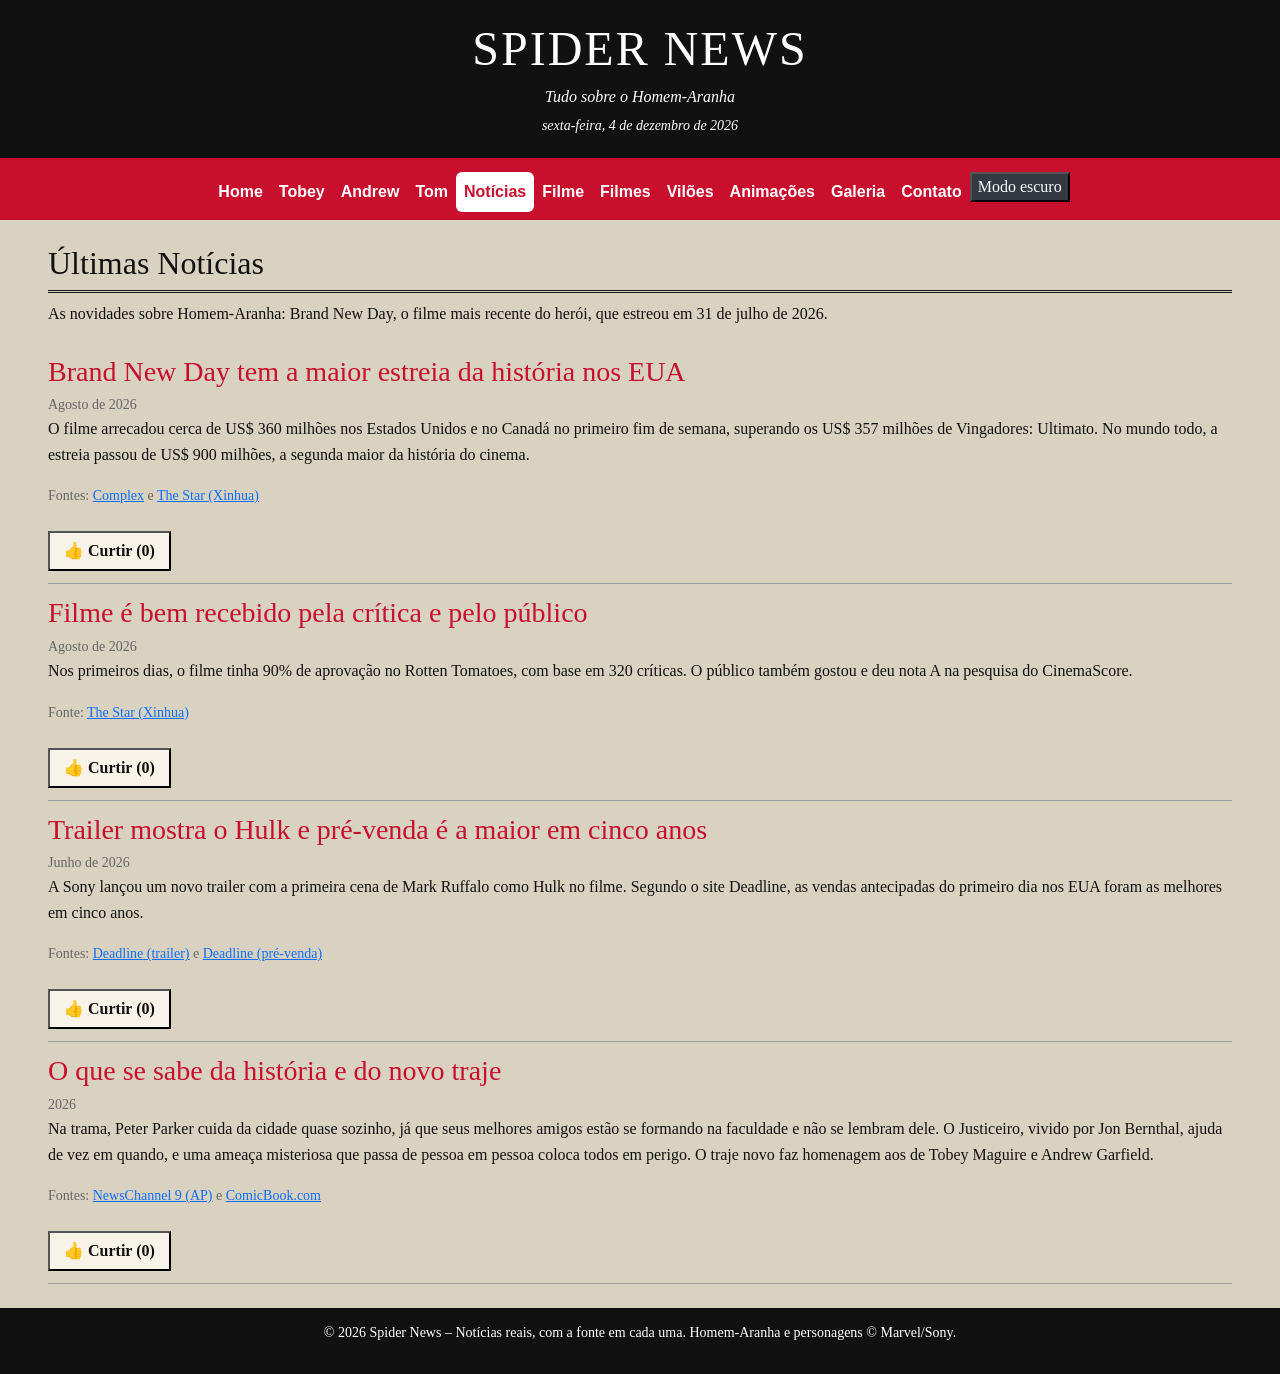
<file: noticias.html>
<!DOCTYPE html>
<html lang="pt-BR">

<head>
    <meta charset="UTF-8">
    <meta name="viewport" content="width=device-width, initial-scale=1.0">
    <title>Spider News – Home</title>
    <link rel="icon" type="image/png" href="./img/logo-site.png">
    <link href="./css/bootstrap.min.css" rel="stylesheet">
    <link rel="stylesheet" href="./css/style.css">
</head>

<body data-pagina="noticias">
    <header class="topo">
        <h1>SPIDER NEWS</h1>
        <p>Tudo sobre o Homem-Aranha</p>
        <p id="data"></p>
    </header>

    <nav class="navbar navbar-expand navbar-dark menu-bs">
        <div class="container-fluid">
            <div class="collapse navbar-collapse show" id="menu-principal">
                <ul class="navbar-nav me-auto mb-2 mb-lg-0">
                    <li class="nav-item"><a class="nav-link" href="index.html">Home</a></li>
                    <li class="nav-item"><a class="nav-link" href="tobey.html">Tobey</a></li>
                    <li class="nav-item"><a class="nav-link" href="andrew.html">Andrew</a></li>
                    <li class="nav-item"><a class="nav-link" href="tom.html">Tom</a></li>
                    <li class="nav-item"><a class="nav-link" href="noticias.html">Notícias</a></li>
                    <li class="nav-item"><a class="nav-link" href="filme.html">Filme</a></li>
                    <li class="nav-item"><a class="nav-link" href="filmes.html">Filmes</a></li>
                    <li class="nav-item"><a class="nav-link" href="viloes.html">Vilões</a></li>
                    <li class="nav-item"><a class="nav-link" href="animacoes.html">Animações</a></li>
                    <li class="nav-item"><a class="nav-link" href="galeria.html">Galeria</a></li>
                    <li class="nav-item"><a class="nav-link" href="contato.html">Contato</a></li>
                    <li class="nav-item"><button id="btn-modo" type="button">Modo escuro</button></li>
                </ul>
            </div>
        </div>
    </nav>

        <main>
            <h2>Últimas Notícias</h2>
            <p>As novidades sobre Homem-Aranha: Brand New Day, o filme mais recente do herói, que estreou em 31 de julho
                de 2026.</p>

            <div class="noticia">
                <h3>Brand New Day tem a maior estreia da história nos EUA</h3>
                <small>Agosto de 2026</small>
                <p>O filme arrecadou cerca de US$ 360 milhões nos Estados Unidos e no Canadá no primeiro fim de semana,
                    superando os US$ 357 milhões de Vingadores: Ultimato. No mundo todo, a estreia passou de US$ 900
                    milhões, a segunda maior da história do cinema.</p>
                <small>Fontes:
                    <a href="https://www.complex.com/pop-culture/a/tracewilliamcowen/spider-man-brand-new-day-box-office-history"
                        target="_blank">Complex</a> e
                    <a href="https://www.thestar.com.my/news/world/2026/08/03/spider-man-brand-new-day-tops-north-american-box-office-in-opening-weekend"
                        target="_blank">The Star (Xinhua)</a>
                </small>
                <br><br>
                <button class="curtir">👍 Curtir (<span>0</span>)</button>
            </div>

            <div class="noticia">
                <h3>Filme é bem recebido pela crítica e pelo público</h3>
                <small>Agosto de 2026</small>
                <p>Nos primeiros dias, o filme tinha 90% de aprovação no Rotten Tomatoes, com base em 320 críticas. O
                    público também gostou e deu nota A na pesquisa do CinemaScore.</p>
                <small>Fonte:
                    <a href="https://www.thestar.com.my/news/world/2026/08/03/spider-man-brand-new-day-tops-north-american-box-office-in-opening-weekend"
                        target="_blank">The Star (Xinhua)</a>
                </small>
                <br><br>
                <button class="curtir">👍 Curtir (<span>0</span>)</button>
            </div>

            <div class="noticia">
                <h3>Trailer mostra o Hulk e pré-venda é a maior em cinco anos</h3>
                <small>Junho de 2026</small>
                <p>A Sony lançou um novo trailer com a primeira cena de Mark Ruffalo como Hulk no filme. Segundo o site
                    Deadline, as vendas antecipadas do primeiro dia nos EUA foram as melhores em cinco anos.</p>
                <small>Fontes:
                    <a href="https://deadline.com/2026/06/spider-man-brand-new-day-trailer-first-look-mark-ruffalo-hulk-1236958566/"
                        target="_blank">Deadline (trailer)</a> e
                    <a href="https://deadline.com/2026/06/spider-man-brand-new-day-presales-record-1236959396/"
                        target="_blank">Deadline (pré-venda)</a>
                </small>
                <br><br>
                <button class="curtir">👍 Curtir (<span>0</span>)</button>
            </div>

            <div class="noticia">
                <h3>O que se sabe da história e do novo traje</h3>
                <small>2026</small>
                <p>Na trama, Peter Parker cuida da cidade quase sozinho, já que seus melhores amigos estão se formando
                    na faculdade e não se lembram dele. O Justiceiro, vivido por Jon Bernthal, ajuda de vez em quando, e
                    uma ameaça misteriosa que passa de pessoa em pessoa coloca todos em perigo. O traje novo faz
                    homenagem aos de Tobey Maguire e Andrew Garfield.</p>
                <small>Fontes:
                    <a href="https://newschannel9.com/news/entertainment/spider-man-brand-new-day-sets-new-box-office-record-for-biggest-opening-weekend"
                        target="_blank">NewsChannel 9 (AP)</a> e
                    <a href="https://comicbook.com/movies/news/spider-man-brand-new-day-reveal-confirms-a-second-spider-man-costume/"
                        target="_blank">ComicBook.com</a>
                </small>
                <br><br>
                <button class="curtir">👍 Curtir (<span>0</span>)</button>
            </div>
        </main>

        <footer>
            <p>&copy; 2026 Spider News – Notícias reais, com a fonte em cada uma. Homem-Aranha e personagens &copy;
                Marvel/Sony.</p>
        </footer>

        <script src="./js/script.js"></script>
        <script src="./js/bootstrap.bundle.min.js"></script>

</body>

</html>
</file>
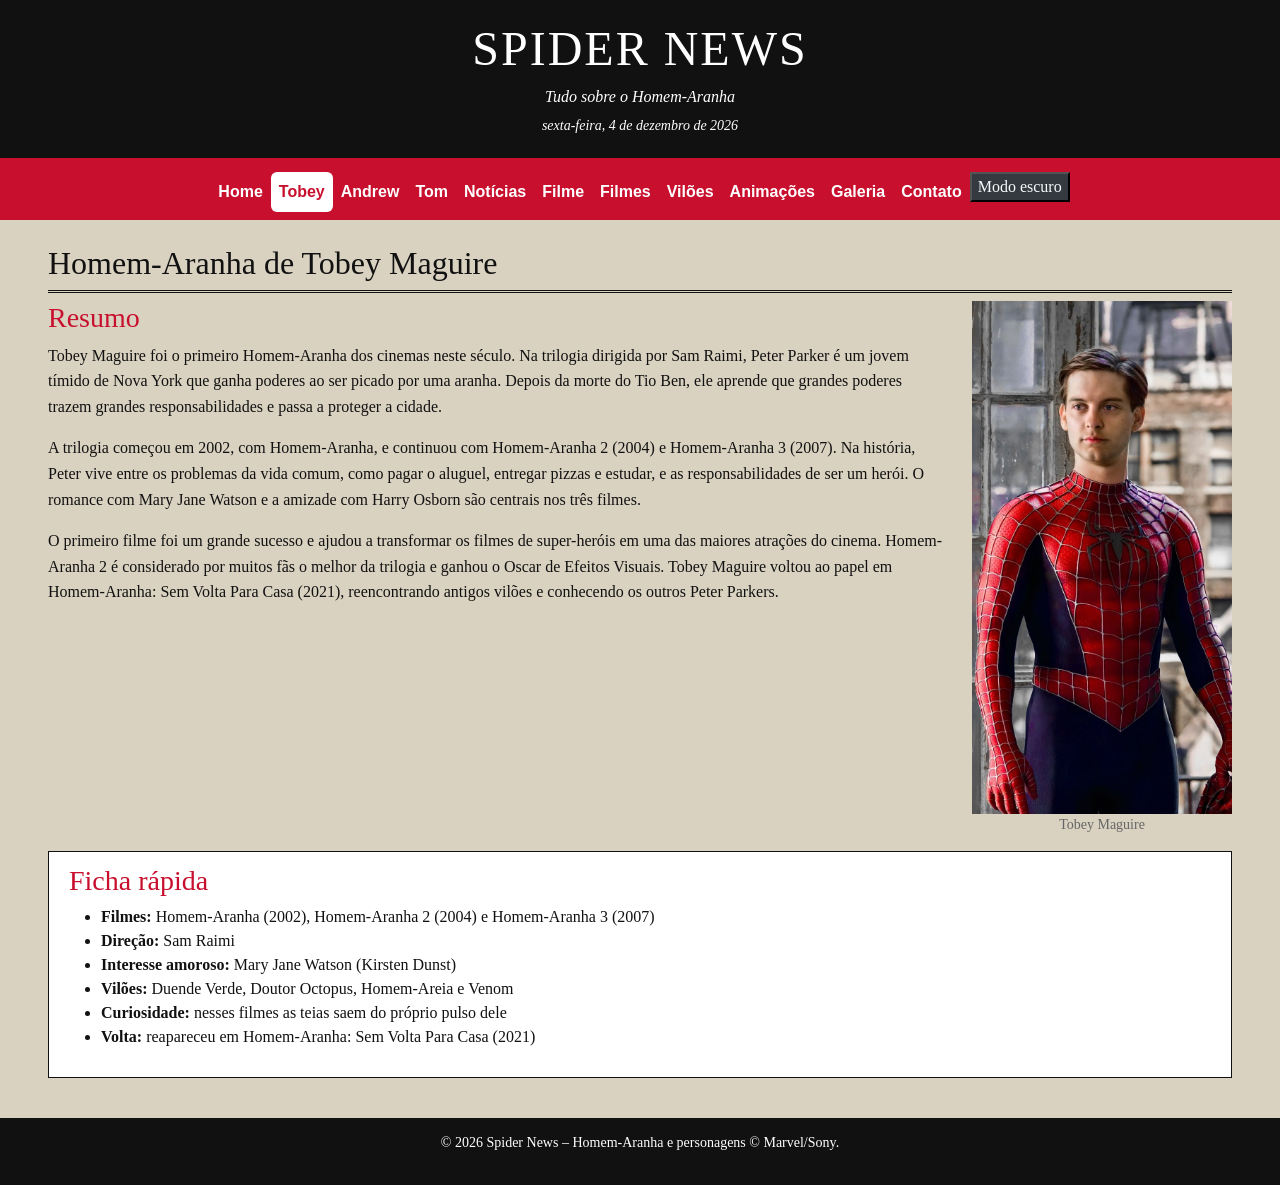
<file: tobey.html>
<!DOCTYPE html>
<html lang="pt-BR">

<head>
  <meta charset="UTF-8">
  <meta name="viewport" content="width=device-width, initial-scale=1.0">
  <title>Spider News – Home</title>
  <link rel="icon" type="image/png" href="./img/logo-site.png">
  <link href="./css/bootstrap.min.css" rel="stylesheet">
  <link rel="stylesheet" href="./css/style.css">
</head>

<body data-pagina="home">
  <header class="topo">
    <h1>SPIDER NEWS</h1>
    <p>Tudo sobre o Homem-Aranha</p>
    <p id="data"></p>
  </header>

  <nav class="navbar navbar-expand navbar-dark menu-bs">
    <div class="container-fluid">
      <div class="collapse navbar-collapse show" id="menu-principal">
        <ul class="navbar-nav me-auto mb-2 mb-lg-0">
          <li class="nav-item"><a class="nav-link" href="index.html">Home</a></li>
          <li class="nav-item"><a class="nav-link" href="tobey.html">Tobey</a></li>
          <li class="nav-item"><a class="nav-link" href="andrew.html">Andrew</a></li>
          <li class="nav-item"><a class="nav-link" href="tom.html">Tom</a></li>
          <li class="nav-item"><a class="nav-link" href="noticias.html">Notícias</a></li>
          <li class="nav-item"><a class="nav-link" href="filme.html">Filme</a></li>
          <li class="nav-item"><a class="nav-link" href="filmes.html">Filmes</a></li>
          <li class="nav-item"><a class="nav-link" href="viloes.html">Vilões</a></li>
          <li class="nav-item"><a class="nav-link" href="animacoes.html">Animações</a></li>
          <li class="nav-item"><a class="nav-link" href="galeria.html">Galeria</a></li>
          <li class="nav-item"><a class="nav-link" href="contato.html">Contato</a></li>
          <li class="nav-item"><button id="btn-modo" type="button">Modo escuro</button></li>
        </ul>
      </div>
    </div>
  </nav>

  <main>
    <h2>Homem-Aranha de Tobey Maguire</h2>

    <figure class="retrato">
      <img src="./img/tobey.jpeg" alt="Tobey Maguire como Homem-Aranha">
      <figcaption>Tobey Maguire</figcaption>
    </figure>

    <h3>Resumo</h3>
    <p>Tobey Maguire foi o primeiro Homem-Aranha dos cinemas neste século. Na trilogia dirigida por Sam Raimi, Peter
      Parker é um jovem tímido de Nova York que ganha poderes ao ser picado por uma aranha. Depois da morte do Tio
      Ben, ele aprende que grandes poderes trazem grandes responsabilidades e passa a proteger a cidade.</p>
    <p>A trilogia começou em 2002, com Homem-Aranha, e continuou com Homem-Aranha 2 (2004) e Homem-Aranha 3 (2007).
      Na história, Peter vive entre os problemas da vida comum, como pagar o aluguel, entregar pizzas e estudar, e as
      responsabilidades de ser um herói. O romance com Mary Jane Watson e a amizade com Harry Osborn são centrais
      nos três filmes.</p>

    <p>O primeiro filme foi um grande sucesso e ajudou a transformar os filmes de super-heróis em uma das maiores
      atrações do cinema. Homem-Aranha 2 é considerado por muitos fãs o melhor da trilogia e ganhou o Oscar de
      Efeitos Visuais. Tobey Maguire voltou ao papel em Homem-Aranha: Sem Volta Para Casa (2021), reencontrando
      antigos vilões e conhecendo os outros Peter Parkers.</p>

    <div class="caixa">
      <h3>Ficha rápida</h3>
      <ul>
        <li><b>Filmes:</b> Homem-Aranha (2002), Homem-Aranha 2 (2004) e Homem-Aranha 3 (2007)</li>
        <li><b>Direção:</b> Sam Raimi</li>
        <li><b>Interesse amoroso:</b> Mary Jane Watson (Kirsten Dunst)</li>
        <li><b>Vilões:</b> Duende Verde, Doutor Octopus, Homem-Areia e Venom</li>
        <li><b>Curiosidade:</b> nesses filmes as teias saem do próprio pulso dele</li>
        <li><b>Volta:</b> reapareceu em Homem-Aranha: Sem Volta Para Casa (2021)</li>
      </ul>
    </div>
  </main>

  <footer>
    <p>&copy; 2026 Spider News – Homem-Aranha e personagens &copy; Marvel/Sony.</p>
  </footer>
  </div>

  <script src="js/script.js"></script>
  <script src="js/bootstrap.bundle.min.js"></script>

</body>

</html>
</file>
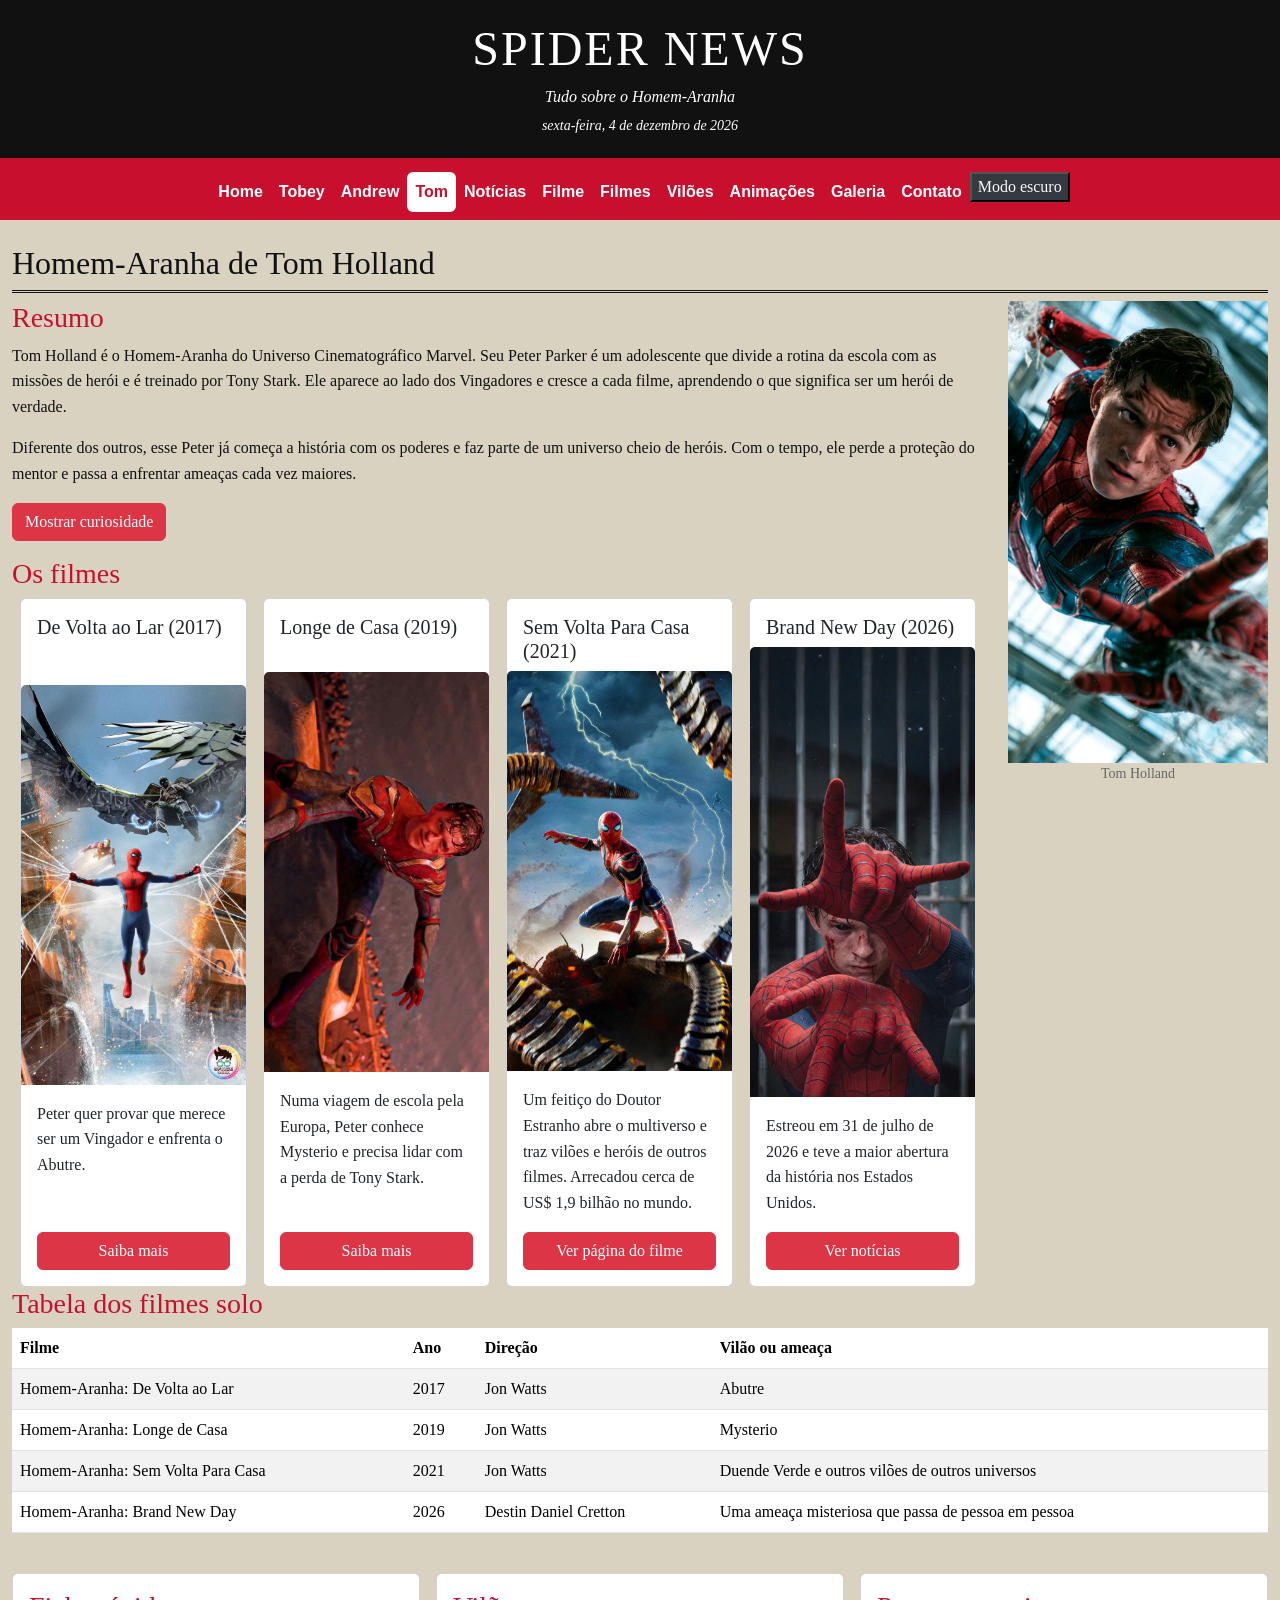
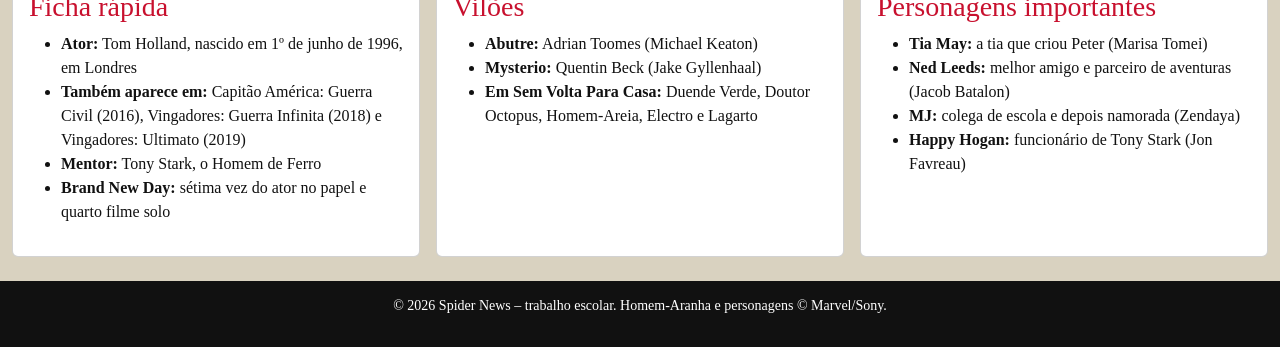
<file: tom.html>
<!DOCTYPE html>
<html lang="pt-BR">

<head>
    <meta charset="UTF-8">
    <meta name="viewport" content="width=device-width, initial-scale=1.0">
    <title>Spider News – Homem-Aranha (Tom Holland)</title>
    <link rel="icon" type="image/png" href="./img/logo-site.png">
<link href="css/bootstrap.min.css" rel="stylesheet">
    <link rel="stylesheet" href="./css/style.css">
</head>

<body data-pagina="tom">
    <header class="topo">
        <h1>SPIDER NEWS</h1>
        <p>Tudo sobre o Homem-Aranha</p>
        <p id="data"></p>
    </header>

    <nav class="navbar navbar-expand navbar-dark menu-bs">
        <div class="container-fluid">
            
            <div class="collapse navbar-collapse show" id="menu-principal">
                <ul class="navbar-nav me-auto mb-2 mb-lg-0">
                    <li class="nav-item"><a class="nav-link" href="index.html">Home</a></li>
                    <li class="nav-item"><a class="nav-link" href="tobey.html">Tobey</a></li>
                    <li class="nav-item"><a class="nav-link" href="andrew.html">Andrew</a></li>
                    <li class="nav-item"><a class="nav-link" href="tom.html">Tom</a></li>
                    <li class="nav-item"><a class="nav-link" href="noticias.html">Notícias</a></li>
                    <li class="nav-item"><a class="nav-link" href="filme.html">Filme</a></li>
                    <li class="nav-item"><a class="nav-link" href="filmes.html">Filmes</a></li>
                    <li class="nav-item"><a class="nav-link" href="viloes.html">Vilões</a></li>
                    <li class="nav-item"><a class="nav-link" href="animacoes.html">Animações</a></li>
                    <li class="nav-item"><a class="nav-link" href="galeria.html">Galeria</a></li>
                    <li class="nav-item"><a class="nav-link" href="contato.html">Contato</a></li>
                    <li class="nav-item"><button id="btn-modo" type="button">Modo escuro</button></li>
                </ul>
            </div>
        </div>
    </nav>

    <main class="container-fluid conteudo">
        <h2>Homem-Aranha de Tom Holland</h2>

        <section>
            <figure class="retrato">
                <img src="./img/tomprincipal.jpeg" alt="Tom Holland como Homem-Aranha">
                <figcaption>Tom Holland</figcaption>
            </figure>
            <h3>Resumo</h3>
            <p>Tom Holland é o Homem-Aranha do Universo Cinematográfico Marvel. Seu Peter Parker é um adolescente que
                divide a rotina da escola com as missões de herói e é treinado por Tony Stark. Ele aparece ao lado dos
                Vingadores e cresce a cada filme, aprendendo o que significa ser um herói de verdade.</p>
            <p>Diferente dos outros, esse Peter já começa a história com os poderes e faz parte de um universo cheio de
                heróis. Com o tempo, ele perde a proteção do mentor e passa a enfrentar ameaças cada vez maiores.</p>
            <button id="btn-curiosidade" class="btn btn-danger" type="button">Mostrar curiosidade</button>
            <p id="curiosidade" class="mt-2"></p>
        </section>

        <section>
            <h3>Os filmes</h3>
            <div class="row row-cols-1 row-cols-md-2 row-cols-xl-4 g-3">
                <article class="col">
                    <div class="card h-100">
                        <div class="card-body pb-0">
                            <h4 class="card-title h5">De Volta ao Lar (2017)</h4>
                        </div>
                        <img src="./img/tom4.jpeg" class="card-img-top" alt="Pôster de Homem-Aranha: De Volta ao Lar">
                        <div class="card-body d-flex flex-column">
                            <p class="card-text">Peter quer provar que merece ser um Vingador e enfrenta o Abutre.</p>
                            <a href="https://pt.wikipedia.org/w/index.php?search=Homem-Aranha+De+Volta+ao+Lar+filme"
                                class="btn btn-danger mt-auto" target="_blank" rel="noopener">Saiba mais</a>
                        </div>
                    </div>
                </article>
                <article class="col">
                    <div class="card h-100">
                        <div class="card-body pb-0">
                            <h4 class="card-title h5">Longe de Casa (2019)</h4>
                        </div>
                        <img src="./img/tom3.jpeg" class="card-img-top" alt="Pôster de Homem-Aranha: Longe de Casa">
                        <div class="card-body d-flex flex-column">
                            <p class="card-text">Numa viagem de escola pela Europa, Peter conhece Mysterio e precisa
                                lidar com a perda de Tony Stark.</p>
                            <a href="https://pt.wikipedia.org/w/index.php?search=Homem-Aranha+Longe+de+Casa+filme"
                                class="btn btn-danger mt-auto" target="_blank" rel="noopener">Saiba mais</a>
                        </div>
                    </div>
                </article>
                <article class="col">
                    <div class="card h-100">
                        <div class="card-body pb-0">
                            <h4 class="card-title h5">Sem Volta Para Casa (2021)</h4>
                        </div>
                        <img src="./img/tom1.jpeg" class="card-img-top"
                            alt="Pôster de Homem-Aranha: Sem Volta Para Casa">
                        <div class="card-body d-flex flex-column">
                            <p class="card-text">Um feitiço do Doutor Estranho abre o multiverso e traz vilões e heróis
                                de outros filmes. Arrecadou cerca de US$ 1,9 bilhão no mundo.</p>
                            <a href="filme.html" class="btn btn-danger mt-auto">Ver página do filme</a>
                        </div>
                    </div>
                </article>
                <article class="col">
                    <div class="card h-100">
                        <div class="card-body pb-0">
                            <h4 class="card-title h5">Brand New Day (2026)</h4>
                        </div>
                        <img src="./img/tom2.jpeg" class="card-img-top" alt="Pôster de Homem-Aranha: Brand New Day">
                        <div class="card-body d-flex flex-column">
                            <p class="card-text">Estreou em 31 de julho de 2026 e teve a maior abertura da história nos
                                Estados Unidos.</p>
                            <a href="noticias.html" class="btn btn-danger mt-auto">Ver notícias</a>
                        </div>
                    </div>
                </article>
            </div>
        </section>

        <section>
            <h3>Tabela dos filmes solo</h3>
            <div class="table-responsive">
                <table class="table table-striped table-hover">
                    <thead>
                        <tr>
                            <th>Filme</th>
                            <th>Ano</th>
                            <th>Direção</th>
                            <th>Vilão ou ameaça</th>
                        </tr>
                    </thead>
                    <tbody>
                        <tr>
                            <td>Homem-Aranha: De Volta ao Lar</td>
                            <td>2017</td>
                            <td>Jon Watts</td>
                            <td>Abutre</td>
                        </tr>
                        <tr>
                            <td>Homem-Aranha: Longe de Casa</td>
                            <td>2019</td>
                            <td>Jon Watts</td>
                            <td>Mysterio</td>
                        </tr>
                        <tr>
                            <td>Homem-Aranha: Sem Volta Para Casa</td>
                            <td>2021</td>
                            <td>Jon Watts</td>
                            <td>Duende Verde e outros vilões de outros universos</td>
                        </tr>
                        <tr>
                            <td>Homem-Aranha: Brand New Day</td>
                            <td>2026</td>
                            <td>Destin Daniel Cretton</td>
                            <td>Uma ameaça misteriosa que passa de pessoa em pessoa</td>
                        </tr>
                    </tbody>
                </table>
            </div>
        </section>

        <section class="row g-3 mt-2">
            <aside class="col-md-4">
                <div class="card card-body h-100">
                    <h3 class="mt-0">Ficha rápida</h3>
                    <ul>
                        <li><b>Ator:</b> Tom Holland, nascido em 1º de junho de 1996, em Londres</li>
                        <li><b>Também aparece em:</b> Capitão América: Guerra Civil (2016), Vingadores: Guerra Infinita
                            (2018) e Vingadores: Ultimato (2019)</li>
                        <li><b>Mentor:</b> Tony Stark, o Homem de Ferro</li>
                        <li><b>Brand New Day:</b> sétima vez do ator no papel e quarto filme solo</li>
                    </ul>
                </div>
            </aside>
            <aside class="col-md-4">
                <div class="card card-body h-100">
                    <h3 class="mt-0">Vilões</h3>
                    <ul>
                        <li><b>Abutre:</b> Adrian Toomes (Michael Keaton)</li>
                        <li><b>Mysterio:</b> Quentin Beck (Jake Gyllenhaal)</li>
                        <li><b>Em Sem Volta Para Casa:</b> Duende Verde, Doutor Octopus, Homem-Areia, Electro e Lagarto
                        </li>
                    </ul>
                </div>
            </aside>
            <aside class="col-md-4">
                <div class="card card-body h-100">
                    <h3 class="mt-0">Personagens importantes</h3>
                    <ul>
                        <li><b>Tia May:</b> a tia que criou Peter (Marisa Tomei)</li>
                        <li><b>Ned Leeds:</b> melhor amigo e parceiro de aventuras (Jacob Batalon)</li>
                        <li><b>MJ:</b> colega de escola e depois namorada (Zendaya)</li>
                        <li><b>Happy Hogan:</b> funcionário de Tony Stark (Jon Favreau)</li>
                    </ul>
                </div>
            </aside>
        </section>
    </main>

    <footer class="rodape">
        <p>&copy; 2026 Spider News – trabalho escolar. Homem-Aranha e personagens &copy; Marvel/Sony.</p>
    </footer>
<script src="js/bootstrap.bundle.min.js"></script>
    <script src="js/script.js"></script>
</body>

</html>
</file>
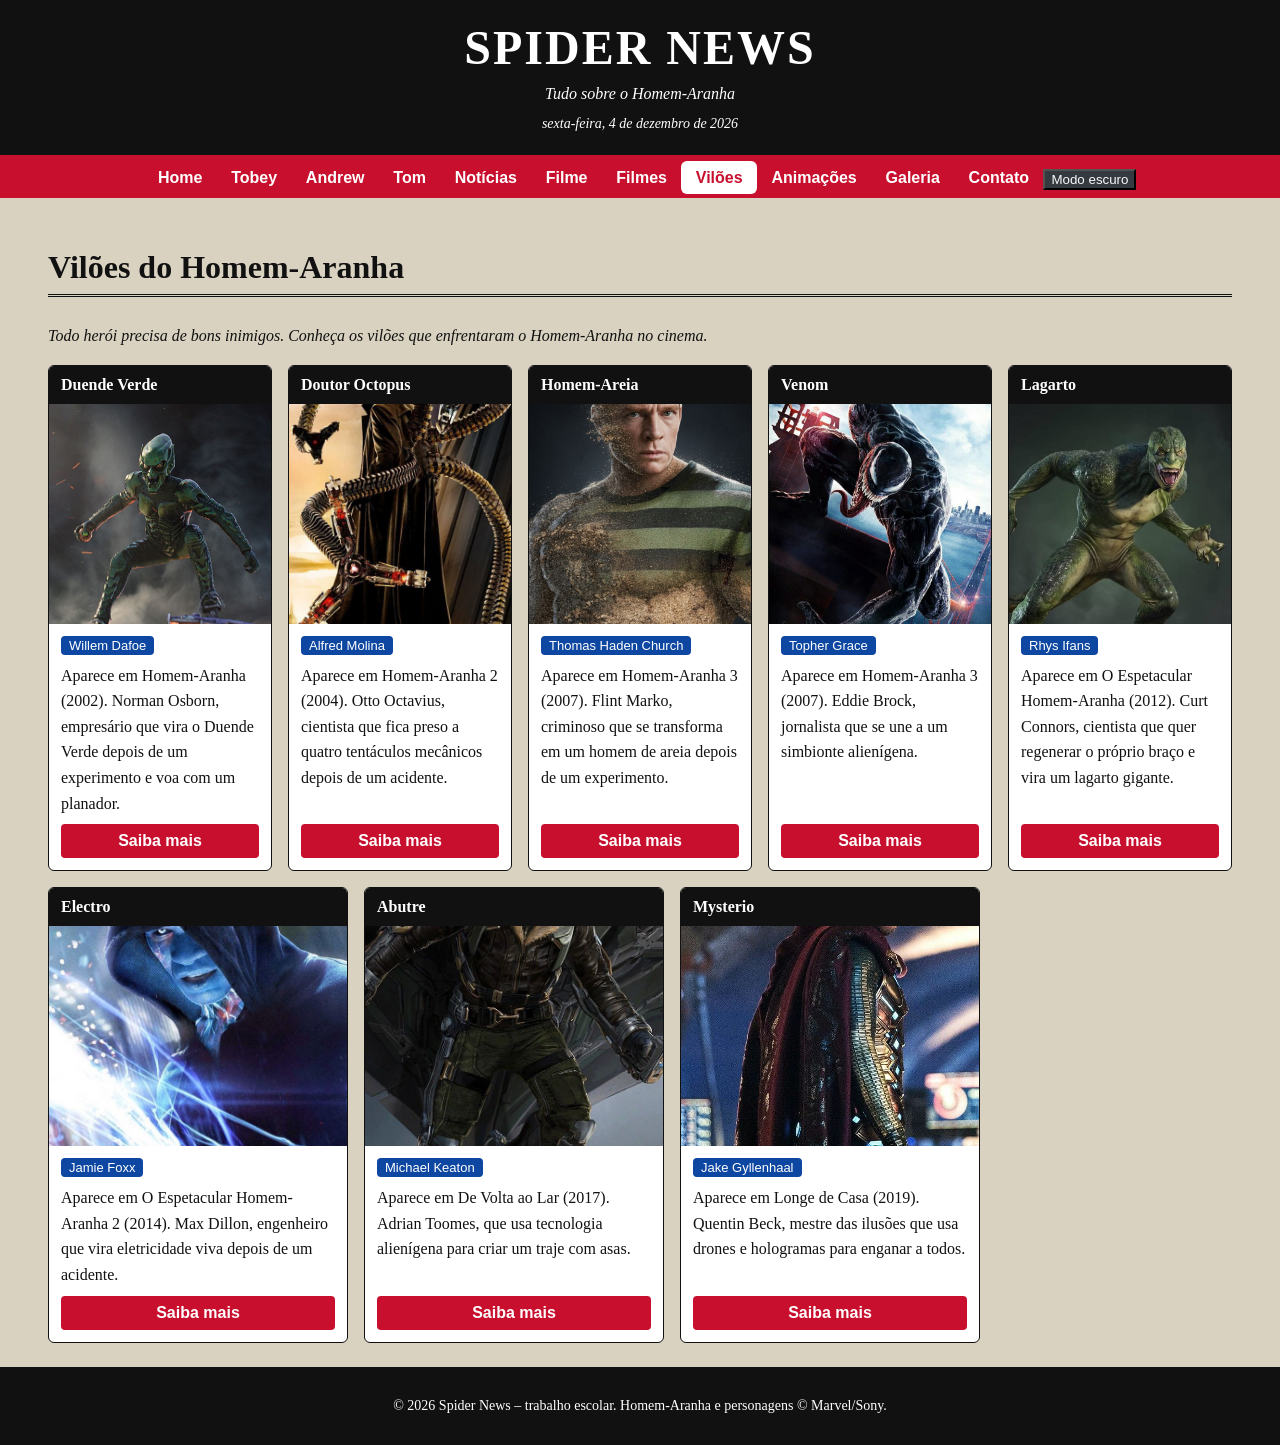
<file: viloes.html>
<!DOCTYPE html>
<html lang="pt-BR">

<head>
    <meta charset="UTF-8">
    <meta name="viewport" content="width=device-width, initial-scale=1.0">
    <title>Spider News – Vilões</title>
    <link rel="icon" type="image/png" href="./img/logo-site.png">
    <link rel="stylesheet" href="./css/style.css">
</head>

<body data-pagina="viloes">
    <header class="topo">
        <h1>SPIDER NEWS</h1>
        <p>Tudo sobre o Homem-Aranha</p>
        <p id="data"></p>
    </header>

    <nav class="navbar navbar-expand navbar-dark menu-bs">
        <div class="container-fluid">
            
            <div class="collapse navbar-collapse show" id="menu-principal">
                <ul class="navbar-nav me-auto mb-2 mb-lg-0">
                    <li class="nav-item"><a class="nav-link" href="index.html">Home</a></li>
                    <li class="nav-item"><a class="nav-link" href="tobey.html">Tobey</a></li>
                    <li class="nav-item"><a class="nav-link" href="andrew.html">Andrew</a></li>
                    <li class="nav-item"><a class="nav-link" href="tom.html">Tom</a></li>
                    <li class="nav-item"><a class="nav-link" href="noticias.html">Notícias</a></li>
                    <li class="nav-item"><a class="nav-link" href="filme.html">Filme</a></li>
                    <li class="nav-item"><a class="nav-link" href="filmes.html">Filmes</a></li>
                    <li class="nav-item"><a class="nav-link" href="viloes.html">Vilões</a></li>
                    <li class="nav-item"><a class="nav-link" href="animacoes.html">Animações</a></li>
                    <li class="nav-item"><a class="nav-link" href="galeria.html">Galeria</a></li>
                    <li class="nav-item"><a class="nav-link" href="contato.html">Contato</a></li>
                    <li class="nav-item"><button id="btn-modo" type="button">Modo escuro</button></li>
                </ul>
            </div>
        </div>
    </nav>

    <main class="conteudo">
        <h2>Vilões do Homem-Aranha</h2>

        <section>
            <p style="font-style: italic;">Todo herói precisa de bons inimigos. Conheça os vilões que enfrentaram o Homem-Aranha no cinema.</p>
            <div class="cartoes">
                <article class="cartao">
                    <h4>Duende Verde</h4>
                    <img src="./img/viloes1.jpeg" alt="Duende Verde">
                    <div class="cartao-corpo">
                        <span class="selo">Willem Dafoe</span>
                        <p>Aparece em Homem-Aranha (2002). Norman Osborn, empresário que vira o Duende Verde depois de um experimento e voa com um planador.</p>
                        <a class="botao-link" href="https://pt.wikipedia.org/w/index.php?search=Duende+Verde+Marvel" target="_blank" rel="noopener">Saiba mais</a>
                    </div>
                </article>
                <article class="cartao">
                    <h4>Doutor Octopus</h4>
                    <img src="./img/viloes8.jpeg" alt="Doutor Octopus">
                    <div class="cartao-corpo">
                        <span class="selo">Alfred Molina</span>
                        <p>Aparece em Homem-Aranha 2 (2004). Otto Octavius, cientista que fica preso a quatro tentáculos mecânicos depois de um acidente.</p>
                        <a class="botao-link" href="https://pt.wikipedia.org/w/index.php?search=Doutor+Octopus+Marvel" target="_blank" rel="noopener">Saiba mais</a>
                    </div>
                </article>
                <article class="cartao">
                    <h4>Homem-Areia</h4>
                    <img src="./img/viloes7.jpeg" alt="Homem-Areia">
                    <div class="cartao-corpo">
                        <span class="selo">Thomas Haden Church</span>
                        <p>Aparece em Homem-Aranha 3 (2007). Flint Marko, criminoso que se transforma em um homem de areia depois de um experimento.</p>
                        <a class="botao-link" href="https://pt.wikipedia.org/w/index.php?search=Homem-Areia+Marvel" target="_blank" rel="noopener">Saiba mais</a>
                    </div>
                </article>
                <article class="cartao">
                    <h4>Venom</h4>
                    <img src="./img/viloes6.jpeg" alt="Venom">
                    <div class="cartao-corpo">
                        <span class="selo">Topher Grace</span>
                        <p>Aparece em Homem-Aranha 3 (2007). Eddie Brock, jornalista que se une a um simbionte alienígena.</p>
                        <a class="botao-link" href="https://pt.wikipedia.org/w/index.php?search=Venom+Marvel" target="_blank" rel="noopener">Saiba mais</a>
                    </div>
                </article>
                <article class="cartao">
                    <h4>Lagarto</h4>
                    <img src="./img/viloes5.jpeg" alt="Lagarto">
                    <div class="cartao-corpo">
                        <span class="selo">Rhys Ifans</span>
                        <p>Aparece em O Espetacular Homem-Aranha (2012). Curt Connors, cientista que quer regenerar o próprio braço e vira um lagarto gigante.</p>
                        <a class="botao-link" href="https://pt.wikipedia.org/w/index.php?search=Lagarto+Marvel" target="_blank" rel="noopener">Saiba mais</a>
                    </div>
                </article>
                <article class="cartao">
                    <h4>Electro</h4>
                    <img src="./img/viloes4.jpeg" alt="Electro">
                    <div class="cartao-corpo">
                        <span class="selo">Jamie Foxx</span>
                        <p>Aparece em O Espetacular Homem-Aranha 2 (2014). Max Dillon, engenheiro que vira eletricidade viva depois de um acidente.</p>
                        <a class="botao-link" href="https://pt.wikipedia.org/w/index.php?search=Electro+Marvel" target="_blank" rel="noopener">Saiba mais</a>
                    </div>
                </article>
                <article class="cartao">
                    <h4>Abutre</h4>
                    <img src="./img/viloes3.jpeg" alt="Abutre">
                    <div class="cartao-corpo">
                        <span class="selo">Michael Keaton</span>
                        <p>Aparece em De Volta ao Lar (2017). Adrian Toomes, que usa tecnologia alienígena para criar um traje com asas.</p>
                        <a class="botao-link" href="https://pt.wikipedia.org/w/index.php?search=Abutre+Marvel" target="_blank" rel="noopener">Saiba mais</a>
                    </div>
                </article>
                <article class="cartao">
                    <h4>Mysterio</h4>
                    <img src="./img/viloes2.jpeg" alt="Mysterio">
                    <div class="cartao-corpo">
                        <span class="selo">Jake Gyllenhaal</span>
                        <p>Aparece em Longe de Casa (2019). Quentin Beck, mestre das ilusões que usa drones e hologramas para enganar a todos.</p>
                        <a class="botao-link" href="https://pt.wikipedia.org/w/index.php?search=Mysterio+Marvel" target="_blank" rel="noopener">Saiba mais</a>
                    </div>
                </article>
            </div>
        </section>
    </main>

    <footer class="rodape">
        <p>&copy; 2026 Spider News – trabalho escolar. Homem-Aranha e personagens &copy; Marvel/Sony.</p>
    </footer>

    <script src="js/script.js"></script>
</body>

</html>
</file>
<file: css/style.css>
* { box-sizing: border-box; }

body {
  margin: 0;
  font-family: Georgia, "Times New Roman", serif;
  background: #d9d2c0;
  color: #111;
}

.pagina {
  width: 100%;
  min-height: 100vh;
  display: flex;
  flex-direction: column;

}

header {
  background: #111;
  color: #fff;
  text-align: center;
  padding: 20px;
  border-bottom: 6px solid #c8102e;
}
header h1 { margin: 0; font-size: 48px; letter-spacing: 2px; }
header p { margin: 6px 0 0; font-style: italic; }

.menu-bs {
  background: #c8102e;
  padding: 0.5rem 1rem;
}

.menu-bs .navbar-brand,
.menu-bs .navbar-toggler {
  display: none;
}

.menu-bs .container-fluid {
  justify-content: center;
}
.menu-bs .navbar-collapse {
  display: flex !important;
  flex-basis: 100%;
  justify-content: center;
}

.menu-bs .navbar-nav {
  flex-direction: row;
  flex-wrap: wrap;
  justify-content: center;
  width: 100%;
  margin: 0 !important; 
}

.menu-bs .nav-link {
  color: #fff;
  font-family: Arial, sans-serif;
  font-weight: bold;
  text-decoration: none;
  border-radius: 6px;
  padding: 0.5rem 0.9rem;
}

.menu-bs .nav-link:hover,
.menu-bs .nav-link:focus {
  background: rgba(255, 255, 255, 0.18);
  color: #fff;
  text-decoration: none;
}

.menu-bs .nav-link.active {
  background: #fff;
  color: #c8102e;
  text-decoration: none;
  border: 0;
}

main {
  flex: 1;
  padding: 24px 48px;
  overflow: hidden;
}

h2 { font-size: 32px; border-bottom: 3px double #111; padding-bottom: 8px; }
h3 { color: #c8102e; }
p { line-height: 1.6; }

.foto {
  float: right;
  width: 260px;
  height: 320px;
  margin: 0 0 16px 24px;
  background: #888;
  color: #fff;
  display: flex;
  align-items: center;
  justify-content: center;
  text-align: center;
}
.foto img {max-width: 100%; max-height: 100%; object-fit: cover; }

.retrato {
  float: right;
  width: 260px;
  margin: 0 0 16px 24px;
}
.retrato img { max-width: 100%; max-height: auto; display: block; }
.retrato figcaption { font-size: 14px; text-align: center; color: #666; }

.midia { width: 100%; }

.caixa {
  clear: both;
  background: #fff;
  border: 1px solid #111;
  padding: 12px 20px;
  margin: 16px 0;
}

.noticia { border-bottom: 1px solid #999; padding: 12px 0; }
.noticia h3 { margin-bottom: 4px; }
.noticia small { color: #666; }

footer {
  background: #111;
  color: #fff;
  text-align: center;
  padding: 14px;
  font-size: 14px;
}

header button, .curtir {
  margin-top: 10px;
  padding: 6px 14px;
  background: #fff;
  color: #111;
  font-weight: bold;
  cursor: pointer;
}
.curtir { margin-top: 0; background: #f7f3e8; }

body.dark { background: #000; color: #eee; }
body.dark .pagina { background: #1c1c1c; }
body.dark h2 { border-color: #eee; }
body.dark .caixa { background: #2a2a2a; border-color: #888; }
body.dark .noticia { border-color: #555; }
body.dark .noticia small, body.dark .noticia a { color: #8ab4ff; }

img { max-width: 100%; height: auto; }

.menu-bs .container-fluid { display: flex; }
.menu-bs .navbar-nav { display: flex; list-style: none; padding: 0; }

#data { font-size: 14px; }
#btn-modo:hover { background: #f06d6d; color: #fff; }
.curtir:hover { background: #f06d6d; color: #fff; }

.cartoes {
  display: flex;
  flex-wrap: wrap;
  gap: 16px;
}
.cartao {
  flex: 1 1 220px;
  max-width: 300px;
  display: flex;
  flex-direction: column;
  background: #fff;
  border: 1px solid #111;
  border-radius: 6px;
  overflow: hidden;
}
.cartao h4 { margin: 0; padding: 10px 12px; background: #111; color: #fff; }
.cartao img { max-width: 100%; max-height: 220px; object-fit: cover; }
.cartao-corpo { display: flex; flex-direction: column; flex: 1; padding: 12px; }
.cartao-corpo p { margin: 8px 0; }
.selo {
  align-self: flex-start;
  background: #0d47a1;
  color: #fff;
  font-family: Arial, sans-serif;
  font-size: 13px;
  padding: 2px 8px;
  border-radius: 4px;
}
.botao-link {
  margin-top: auto;
  text-align: center;
  padding: 8px;
  background: #c8102e;
  color: #fff;
  font-family: Arial, sans-serif;
  font-weight: bold;
  text-decoration: none;
  border-radius: 4px;
}
.botao-link:hover { background: #0d47a1; color: #fff; }

#formulario .form-control:hover,
#formulario .form-select:hover { border-color: #0d47a1; }
#formulario .form-control:focus,
#formulario .form-select:focus {
  border-color: #0d47a1;
  background: #eef4ff;
  box-shadow: 0 0 0 0.25rem rgba(13, 71, 161, 0.3);
}
#formulario .form-control:not(:placeholder-shown):invalid,
#formulario .tentou .form-control:invalid,
#formulario.tentou .form-control:invalid,
#formulario.tentou .form-select:invalid {
  border-color: #c8102e;
  box-shadow: 0 0 0 0.25rem rgba(200, 16, 46, 0.25);
}
#lista-mensagens .list-group-item { display: flex; flex-direction: column; gap: 2px; }

body.dark .card, body.dark .cartao, body.dark .list-group-item {
  background: #2a2a2a;
  color: #eee;
  border-color: #555;
}
body.dark .table {
  --bs-table-color: #eee;
  --bs-table-bg: #2a2a2a;
  --bs-table-striped-bg: #333;
  --bs-table-striped-color: #eee;
  --bs-table-hover-bg: #444;
  --bs-table-hover-color: #fff;
  border-color: #555;
}
body.dark .form-control, body.dark .form-select { background: #2a2a2a; color: #eee; border-color: #666; }
body.dark #grade-galeria figcaption, body.dark .retrato figcaption { color: #bbb; }

@media (max-width: 768px) {
  header h1 { font-size: 32px; }
  main { padding: 16px; }
  .foto, .retrato { float: none; width: 100%; margin: 0 0 16px; }
  .foto { height: 240px; }
  .menu-bs .nav-link { padding: 0.4rem 0.6rem; font-size: 14px; }
  .cartao { max-width: none; }
}

@media (max-width: 480px) {
  header h1 { font-size: 26px; }
  h2 { font-size: 26px; }
}
</file>
